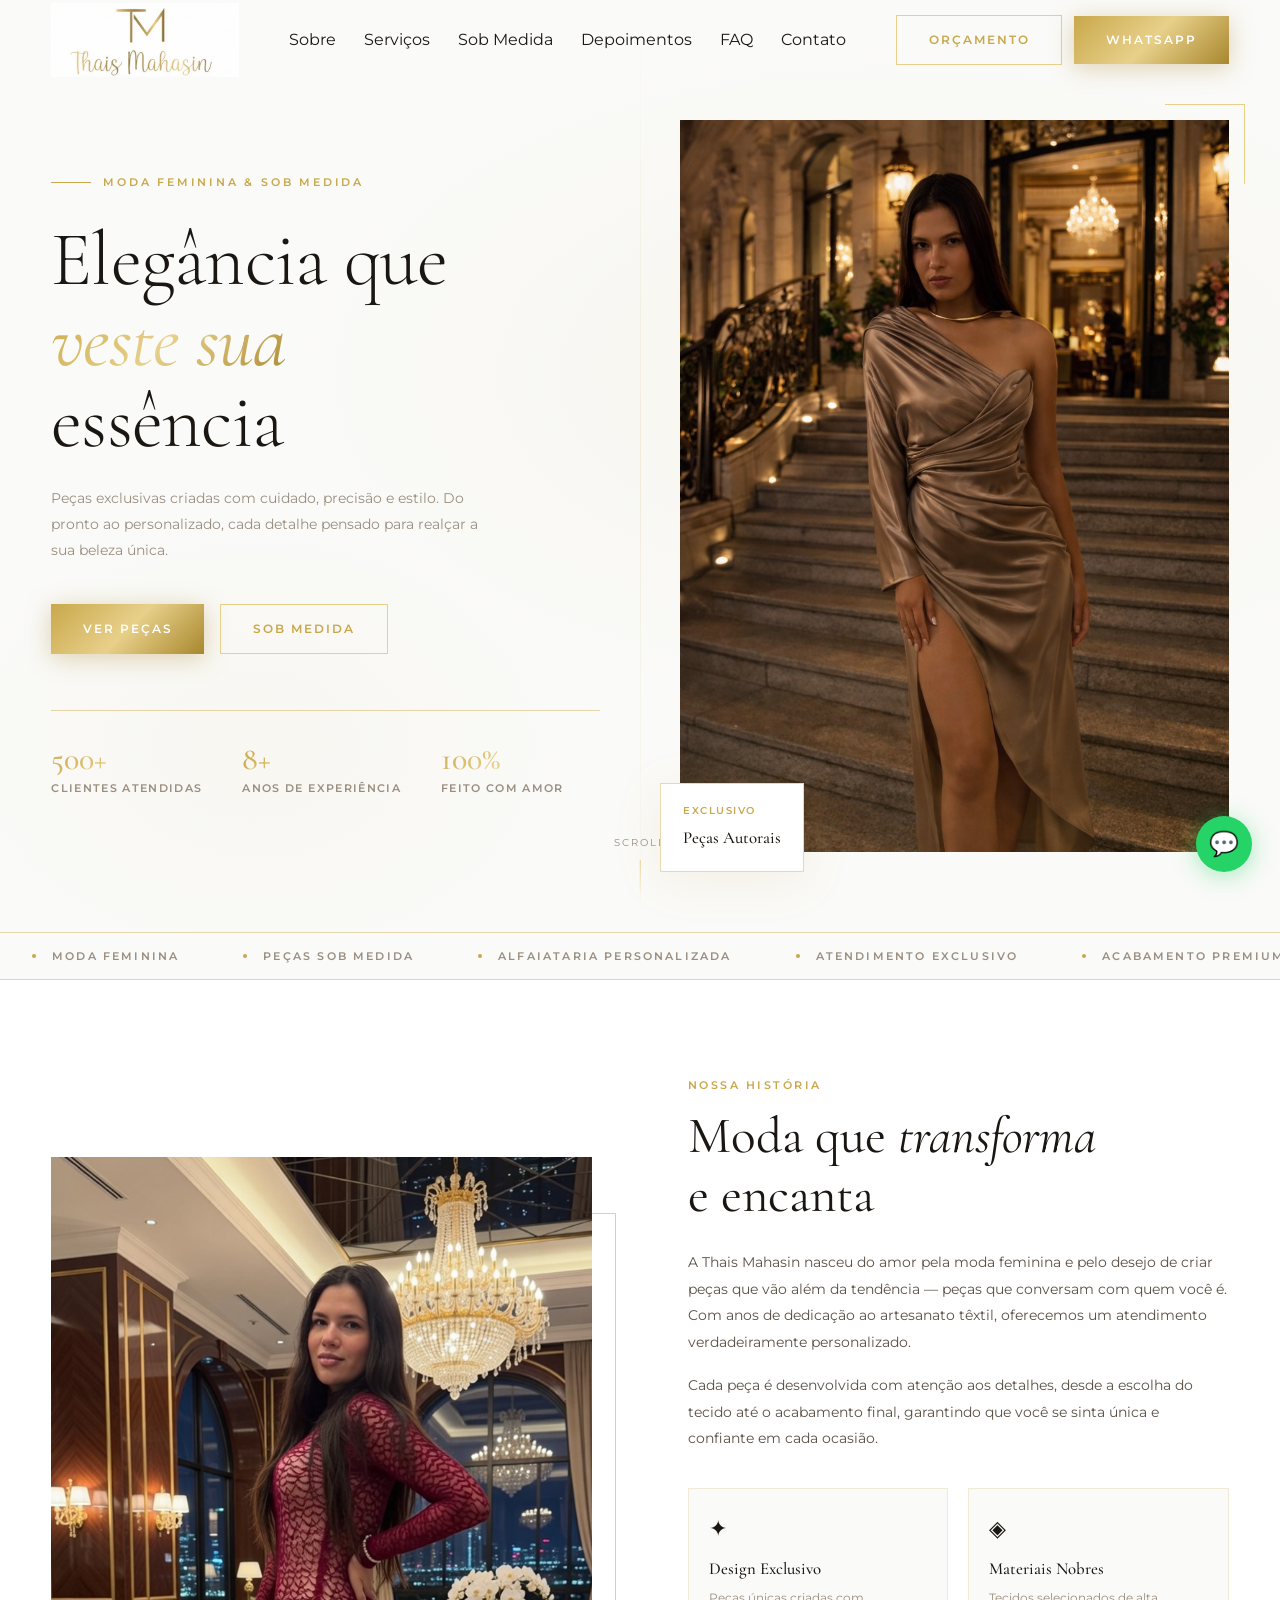
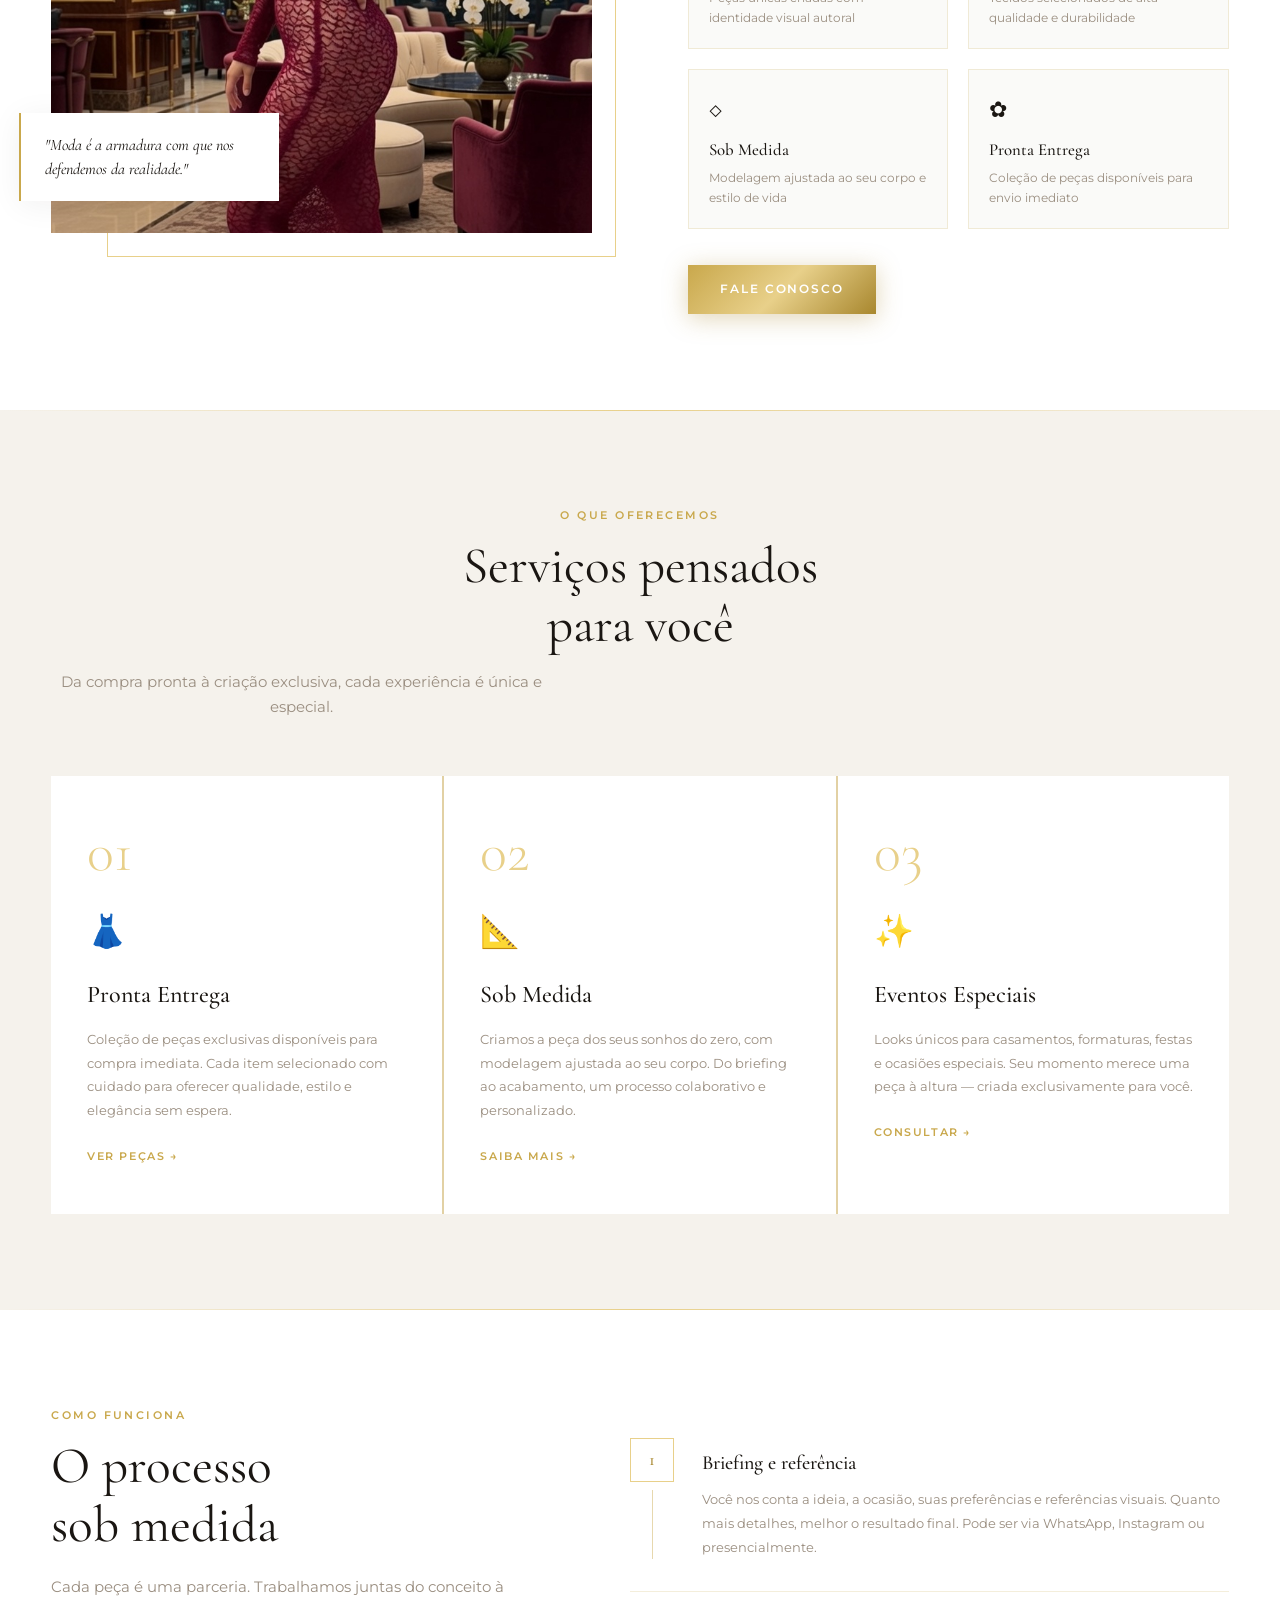
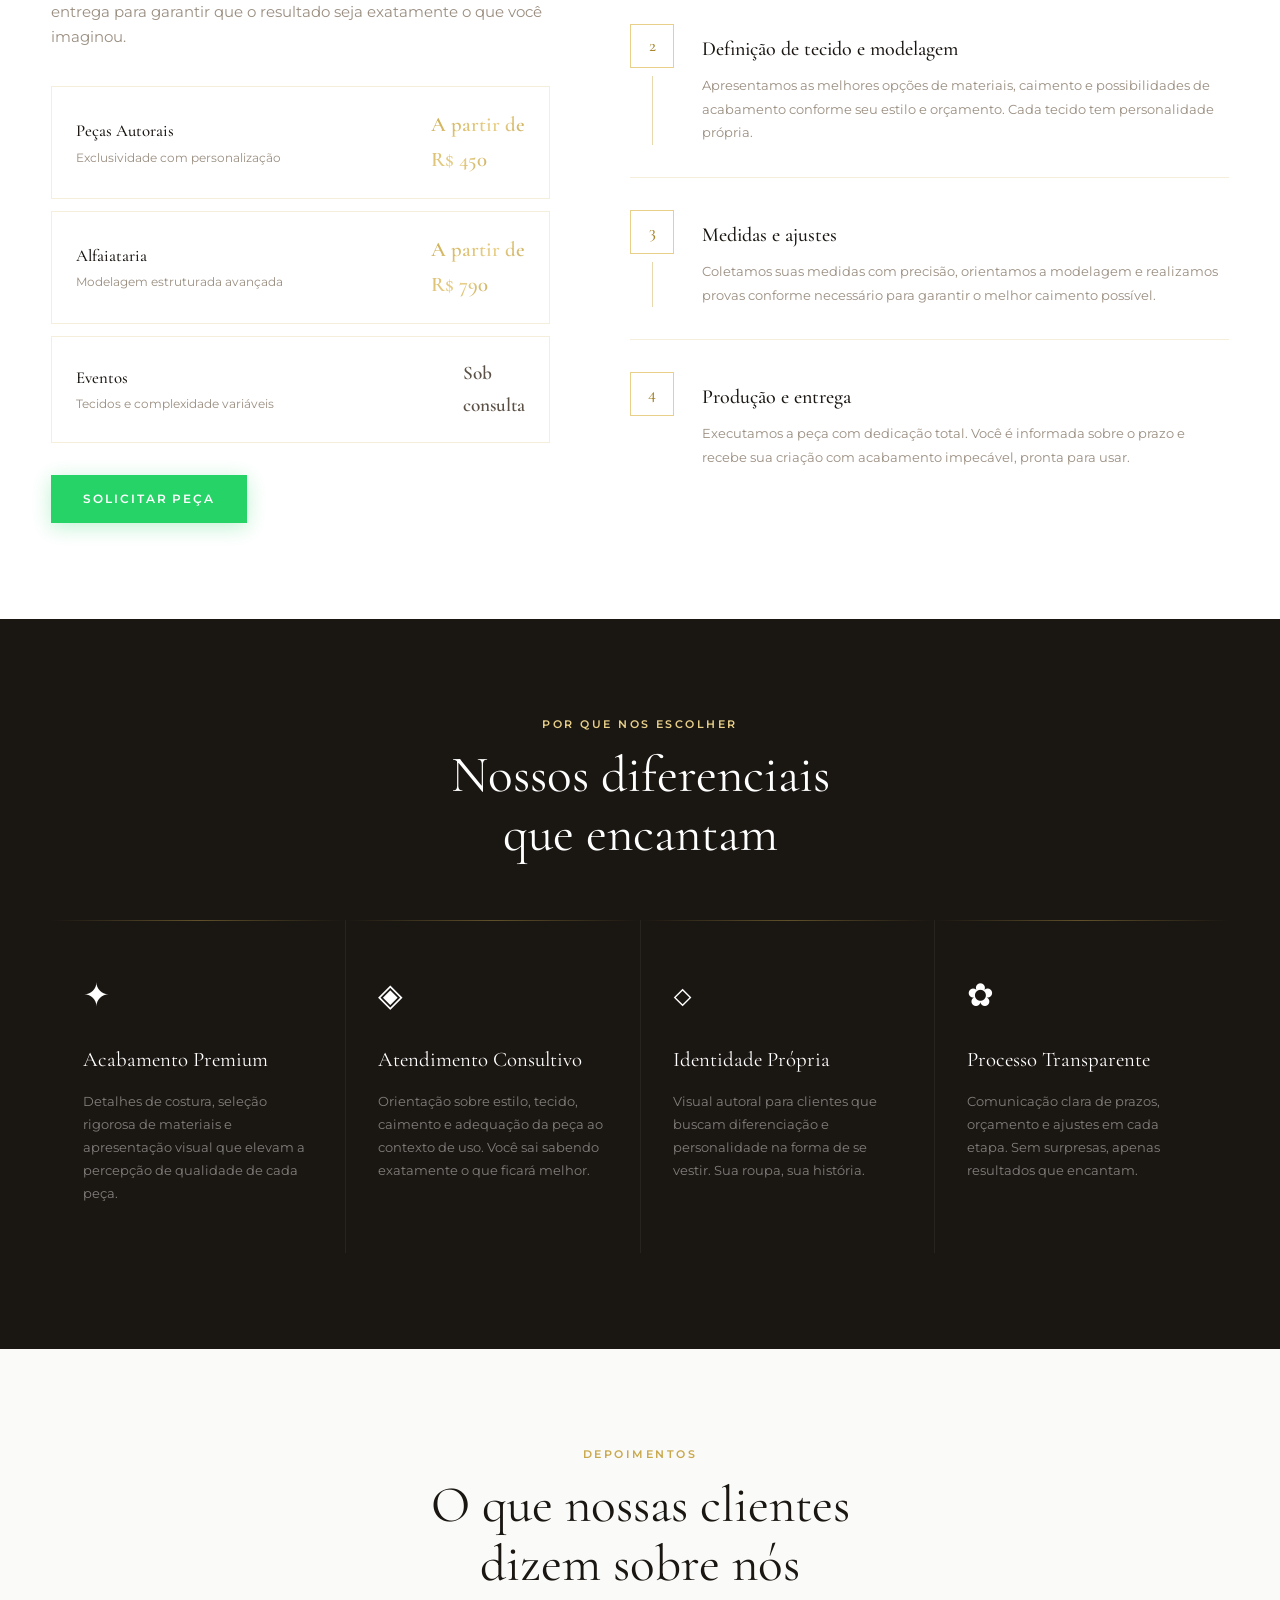
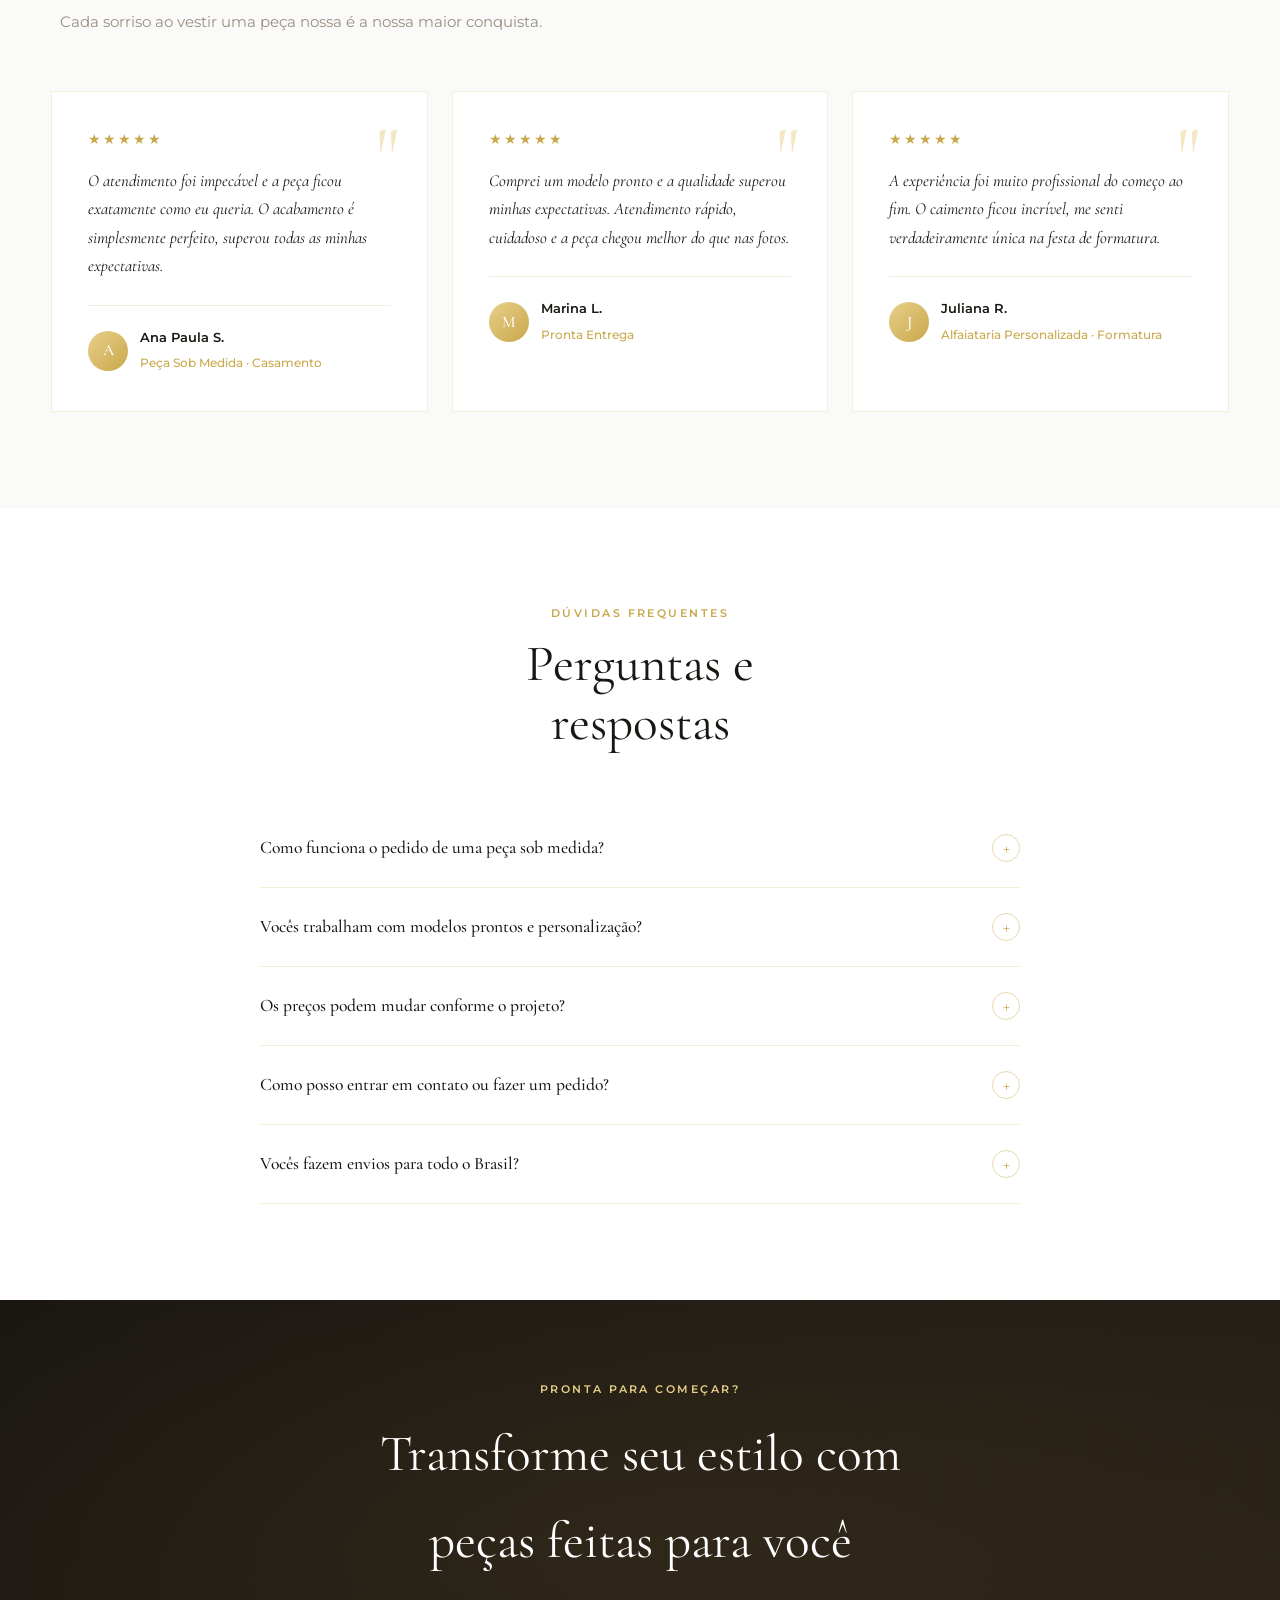
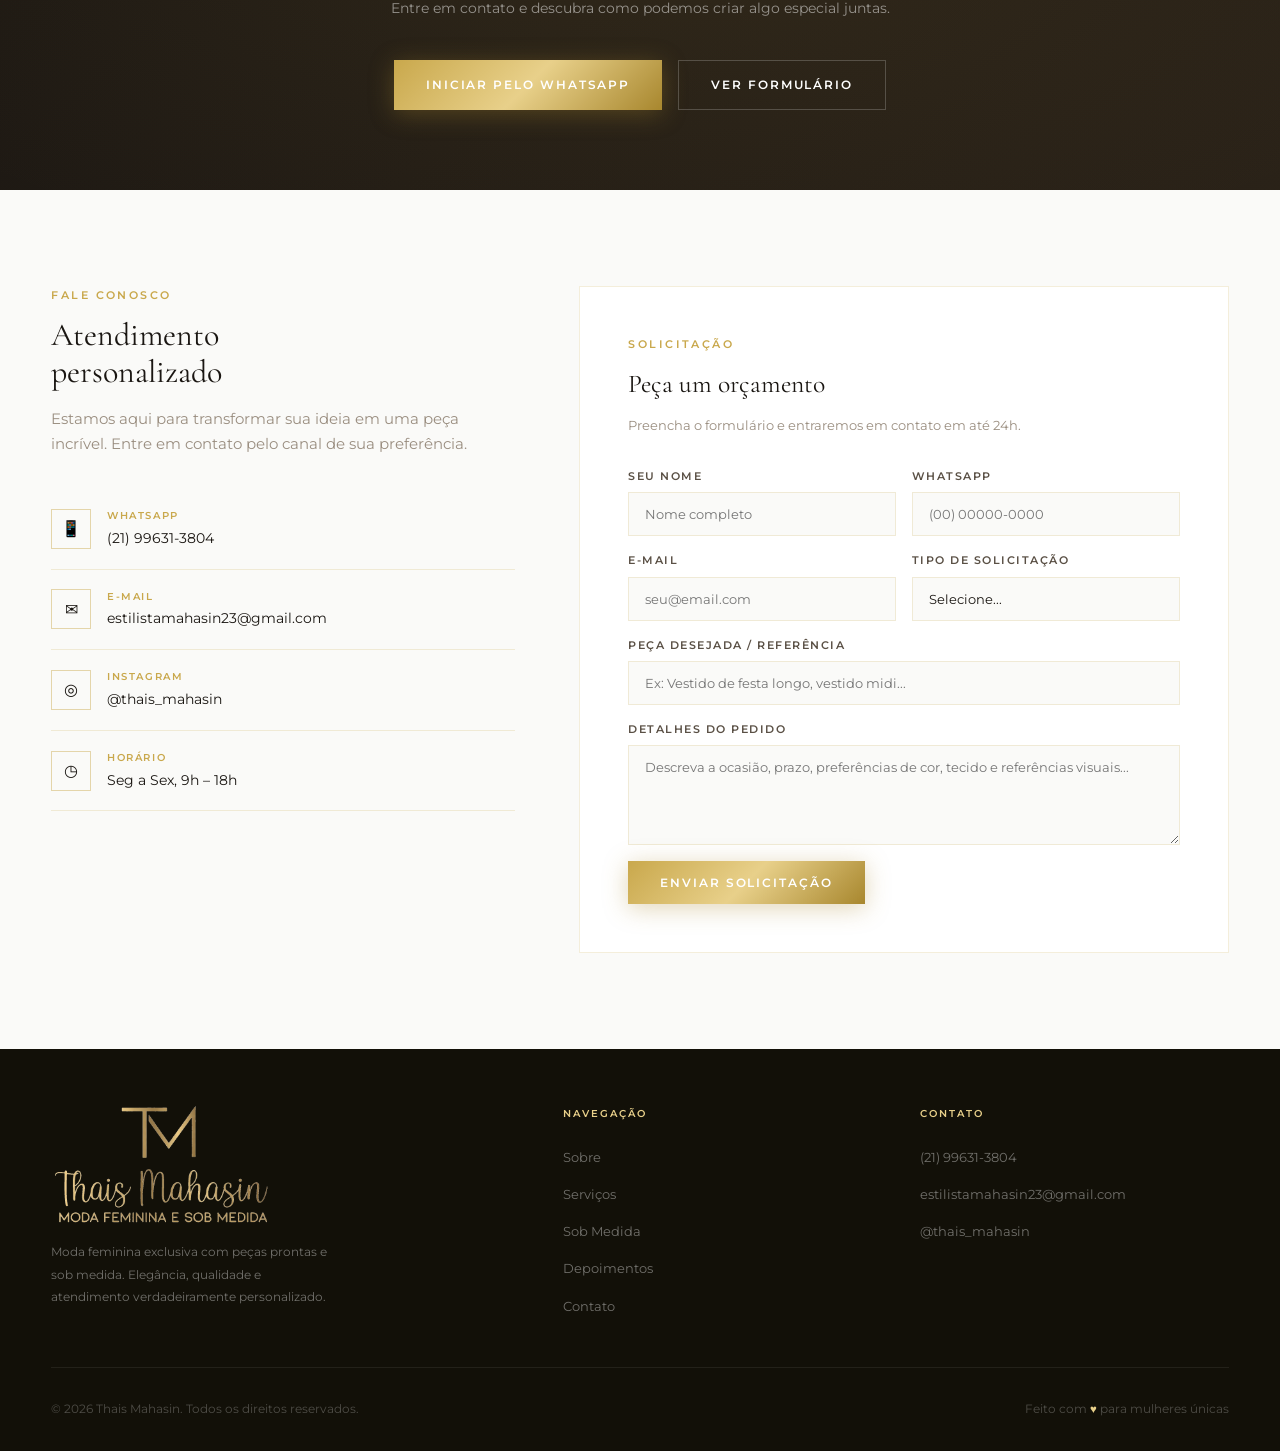
<file: index.html>
<!DOCTYPE html>
<html lang="pt-BR">
<head>
  <meta charset="UTF-8" />
  <meta name="viewport" content="width=device-width, initial-scale=1.0" />
  <title>Thais Mahasin | Moda Feminina e Sob Medida</title>
  <meta name="description" content="Moda feminina exclusiva com peças prontas e sob medida. Elegância, qualidade e atendimento personalizado por Thais Mahasin." />
  <link rel="preconnect" href="https://fonts.googleapis.com" />
  <link rel="preconnect" href="https://fonts.gstatic.com" crossorigin />
  <link href="https://fonts.googleapis.com/css2?family=Cormorant+Garamond:ital,wght@0,300;0,400;0,500;0,600;1,300;1,400;1,500&family=Montserrat:wght@300;400;500;600;700&display=swap" rel="stylesheet" />

  <style>
    /* ── TOKENS ── */
    :root {
      --white: #FFFFFF;
      --off-white: #FAFAF8;
      --cream: #F5F2EC;
      --gold: #C9A84C;
      --gold-light: #E8D08A;
      --gold-dark: #A8872E;
      --gold-pale: #F5EDD4;
      --text: #1A1612;
      --text-mid: #5A5045;
      --text-muted: #9A8E80;
      --line: rgba(201,168,76,0.2);
      --line-strong: rgba(201,168,76,0.45);
      --shadow-gold: 0 8px 48px rgba(201,168,76,0.12);
      --shadow-soft: 0 4px 32px rgba(26,22,18,0.06);
      --maxw: 1280px;
    }

    *, *::before, *::after { margin: 0; padding: 0; box-sizing: border-box; }
    html { scroll-behavior: smooth; }

    body {
      font-family: 'Montserrat', sans-serif;
      background: var(--white);
      color: var(--text);
      line-height: 1.7;
      overflow-x: hidden;
    }

    img { max-width: 100%; display: block; }
    a { text-decoration: none; color: inherit; }

    .container {
      width: min(92%, var(--maxw));
      margin: 0 auto;
    }

    /* ── GOLD GRADIENT ── */
    .gold-text {
      background: linear-gradient(135deg, #C9A84C 0%, #E8D08A 50%, #A8872E 100%);
      -webkit-background-clip: text;
      -webkit-text-fill-color: transparent;
      background-clip: text;
    }

    /* ── DIVIDER ── */
    .divider {
      display: flex;
      align-items: center;
      gap: 16px;
      margin: 0 auto;
    }
    .divider::before, .divider::after {
      content: '';
      flex: 1;
      height: 1px;
      background: linear-gradient(to right, transparent, var(--gold-light), transparent);
    }
    .divider-icon {
      color: var(--gold);
      font-size: 1rem;
      letter-spacing: 6px;
    }

    /* ── EYEBROW ── */
    .eyebrow {
      font-family: 'Montserrat', sans-serif;
      font-size: 0.7rem;
      font-weight: 600;
      letter-spacing: 0.22em;
      text-transform: uppercase;
      color: var(--gold);
      display: block;
      margin-bottom: 12px;
    }

    /* ── SECTION ── */
    .section { padding: 96px 0; }

    .section-title {
      font-family: 'Cormorant Garamond', serif;
      font-size: clamp(2.2rem, 4vw, 3.4rem);
      font-weight: 400;
      line-height: 1.15;
      margin-bottom: 16px;
    }

    .section-sub {
      color: var(--text-muted);
      font-size: 0.92rem;
      font-weight: 400;
      max-width: 500px;
    }

    .section-head {
      text-align: center;
      margin-bottom: 56px;
    }

    /* ── BUTTONS ── */
    .btn {
      display: inline-flex;
      align-items: center;
      gap: 10px;
      padding: 14px 32px;
      font-family: 'Montserrat', sans-serif;
      font-size: 0.75rem;
      font-weight: 600;
      letter-spacing: 0.16em;
      text-transform: uppercase;
      border: none;
      cursor: pointer;
      transition: all 0.3s ease;
      position: relative;
      overflow: hidden;
    }

    .btn-gold {
      background: linear-gradient(135deg, #C9A84C, #E8D08A, #A8872E);
      color: #fff;
      box-shadow: 0 4px 24px rgba(168,135,46,0.35);
    }

    .btn-gold::before {
      content: '';
      position: absolute;
      inset: 0;
      background: linear-gradient(135deg, #A8872E, #C9A84C, #E8D08A);
      opacity: 0;
      transition: opacity 0.3s;
    }

    .btn-gold:hover::before { opacity: 1; }
    .btn-gold:hover { transform: translateY(-2px); box-shadow: 0 8px 32px rgba(168,135,46,0.45); }
    .btn-gold span { position: relative; z-index: 1; }

    .btn-outline {
      background: transparent;
      color: var(--gold);
      border: 1px solid var(--gold-light);
    }

    .btn-outline:hover {
      background: var(--gold-pale);
      border-color: var(--gold);
      transform: translateY(-2px);
    }

    .btn-wa {
      background: #25D366;
      color: #fff;
      box-shadow: 0 4px 20px rgba(37,211,102,0.3);
    }

    .btn-wa:hover {
      background: #1ebe5a;
      transform: translateY(-2px);
      box-shadow: 0 8px 28px rgba(37,211,102,0.4);
    }

    /* ──────────────────────────────────────
       NAVBAR
    ────────────────────────────────────── */
    .topbar {
      position: fixed;
      top: 0; left: 0; right: 0;
      z-index: 999;
      transition: all 0.4s ease;
    }

    .topbar.scrolled {
      background: rgba(255,255,255,0.96);
      backdrop-filter: blur(20px);
      box-shadow: 0 2px 40px rgba(26,22,18,0.07);
      border-bottom: 1px solid var(--line);
    }

	.nav {
	  display: grid;
	  grid-template-columns: auto 1fr auto;
	  align-items: center;
	  height: 80px;
	  gap: 24px;
	}


    .nav-logo img,
    .header-logo {
      height: 75px;
      width: auto;
      max-width: 240px;
      object-fit: contain;
    }

	.nav-links {
	  display: flex;
	  justify-content: center;
	  align-items: center;
	  gap: 28px;
	  list-style: none;
	  min-width: 0;
	}

	.nav-links a {
	  white-space: nowrap;
	  line-height: 1;
	}

    .nav-links a::after {
      content: '';
      position: absolute;
      bottom: -4px; left: 0; right: 0;
      height: 1px;
      background: var(--gold);
      transform: scaleX(0);
      transition: transform 0.3s ease;
    }

    .nav-links a:hover { color: var(--gold-dark); }
    .nav-links a:hover::after { transform: scaleX(1); }

    .nav-cta {
      display: flex;
      align-items: center;
      gap: 12px;
    }

    .hamburger {
      display: none;
      flex-direction: column;
      gap: 5px;
      cursor: pointer;
      padding: 4px;
      background: none;
      border: none;
    }

    .hamburger span {
      width: 24px;
      height: 1.5px;
      background: var(--text);
      transition: all 0.3s;
      display: block;
    }

    /* ──────────────────────────────────────
       HERO
    ────────────────────────────────────── */
    .hero {
      min-height: 100svh;
      display: flex;
      flex-direction: column;
      position: relative;
      background: var(--off-white);
      overflow: hidden;
    }

    .hero-bg {
      position: absolute;
      inset: 0;
      background:
        radial-gradient(ellipse 80% 60% at 70% 40%, rgba(201,168,76,0.06) 0%, transparent 60%),
        radial-gradient(ellipse 50% 50% at 20% 80%, rgba(201,168,76,0.04) 0%, transparent 50%);
    }

    /* Decorative lines */
    .hero-bg::before {
      content: '';
      position: absolute;
      top: 0; left: 50%;
      width: 1px;
      height: 100%;
      background: linear-gradient(to bottom, transparent, rgba(201,168,76,0.15), transparent);
    }

    .hero-content {
      position: relative;
      z-index: 2;
      flex: 1;
      display: flex;
      align-items: center;
      padding: 120px 0 80px;
    }

    .hero-inner {
      display: grid;
      grid-template-columns: 1fr 1fr;
      gap: 80px;
      align-items: center;
    }

    .hero-copy { }

    .hero-kicker {
      display: flex;
      align-items: center;
      gap: 12px;
      margin-bottom: 28px;
    }

    .hero-kicker::before {
      content: '';
      width: 40px;
      height: 1px;
      background: var(--gold);
    }

    .hero-kicker span {
      font-size: 0.7rem;
      font-weight: 600;
      letter-spacing: 0.25em;
      text-transform: uppercase;
      color: var(--gold);
    }

    .hero h1 {
      font-family: 'Cormorant Garamond', serif;
      font-size: clamp(3.4rem, 6vw, 6rem);
      font-weight: 300;
      line-height: 1.05;
      margin-bottom: 24px;
      letter-spacing: -0.01em;
    }

    .hero h1 em {
      font-style: italic;
      font-weight: 400;
    }

    .hero-desc {
      font-size: 0.9rem;
      color: var(--text-muted);
      max-width: 440px;
      margin-bottom: 40px;
      line-height: 1.8;
    }

    .hero-actions {
      display: flex;
      gap: 16px;
      flex-wrap: wrap;
      margin-bottom: 56px;
    }

    .hero-stats {
      display: flex;
      gap: 40px;
      padding-top: 32px;
      border-top: 1px solid var(--line-strong);
    }

    .stat-num {
      font-family: 'Cormorant Garamond', serif;
      font-size: 2rem;
      font-weight: 500;
      line-height: 1;
      margin-bottom: 4px;
    }

    .stat-label {
      font-size: 0.7rem;
      font-weight: 600;
      letter-spacing: 0.12em;
      text-transform: uppercase;
      color: var(--text-muted);
    }

    .hero-visual {
      position: relative;
    }

    .hero-visual-frame {
      position: relative;
      aspect-ratio: 3/4;
      background: var(--cream);
      overflow: hidden;
    }

    .hero-visual-frame::before {
      content: '';
      position: absolute;
      inset: 0;
      background: linear-gradient(to bottom, transparent 50%, rgba(201,168,76,0.08));
    }

    /* Fashion silhouette placeholder */
    .hero-placeholder {
      width: 100%;
      height: 100%;
      display: flex;
      align-items: center;
      justify-content: center;
      background: linear-gradient(160deg, #F5F2EC, #EDE8DF);
    }

    .hero-placeholder-inner {
      text-align: center;
      opacity: 0.5;
    }

    .hero-placeholder-icon {
      font-size: 4rem;
      display: block;
      margin-bottom: 8px;
      opacity: 0.3;
    }

    .hero-placeholder-text {
      font-size: 0.65rem;
      letter-spacing: 0.2em;
      text-transform: uppercase;
      color: var(--gold-dark);
    }

    .hero-badge {
      position: absolute;
      bottom: -20px;
      left: -20px;
      background: var(--white);
      border: 1px solid var(--line-strong);
      padding: 18px 22px;
      box-shadow: var(--shadow-gold);
    }

    .hero-badge p {
      font-size: 0.65rem;
      letter-spacing: 0.15em;
      text-transform: uppercase;
      color: var(--gold);
      font-weight: 600;
      margin-bottom: 4px;
    }

    .hero-badge strong {
      font-family: 'Cormorant Garamond', serif;
      font-size: 1.05rem;
      font-weight: 500;
    }

    .hero-corner-deco {
      position: absolute;
      top: -16px;
      right: -16px;
      width: 80px;
      height: 80px;
      border-top: 1px solid var(--gold-light);
      border-right: 1px solid var(--gold-light);
    }

    .hero-scroll {
      position: absolute;
      bottom: 32px;
      left: 50%;
      transform: translateX(-50%);
      display: flex;
      flex-direction: column;
      align-items: center;
      gap: 8px;
      color: var(--text-muted);
      font-size: 0.65rem;
      letter-spacing: 0.2em;
      text-transform: uppercase;
    }

    .hero-scroll-line {
      width: 1px;
      height: 40px;
      background: linear-gradient(to bottom, var(--gold-light), transparent);
      animation: scrollPulse 2s ease-in-out infinite;
    }

    @keyframes scrollPulse {
      0%, 100% { opacity: 1; transform: scaleY(1); }
      50% { opacity: 0.4; transform: scaleY(0.6); }
    }

    /* ──────────────────────────────────────
       MARQUEE STRIP
    ────────────────────────────────────── */
    .marquee-strip {
      border-top: 1px solid var(--line-strong);
      border-bottom: 1px solid var(--line-strong);
      background: var(--off-white);
      padding: 14px 0;
      overflow: hidden;
    }

    .marquee-track {
      display: flex;
      gap: 0;
      animation: marquee 20s linear infinite;
      white-space: nowrap;
    }

    .marquee-track:hover { animation-play-state: paused; }

    @keyframes marquee {
      from { transform: translateX(0); }
      to { transform: translateX(-50%); }
    }

    .marquee-item {
      display: inline-flex;
      align-items: center;
      gap: 16px;
      padding: 0 32px;
      font-size: 0.68rem;
      font-weight: 600;
      letter-spacing: 0.2em;
      text-transform: uppercase;
      color: var(--text-muted);
    }

    .marquee-dot {
      width: 4px;
      height: 4px;
      background: var(--gold);
      border-radius: 50%;
      flex-shrink: 0;
    }

    /* ──────────────────────────────────────
       ABOUT / BRAND
    ────────────────────────────────────── */
    .about {
      background: var(--white);
    }

    .about-inner {
      display: grid;
      grid-template-columns: 1fr 1fr;
      gap: 96px;
      align-items: center;
    }

    .about-image-wrap {
      position: relative;
    }

    .about-image {
      width: 100%;
      aspect-ratio: 4/5;
      background: linear-gradient(160deg, var(--cream), #E8E0D2);
      position: relative;
      overflow: hidden;
    }

    .about-image-deco {
      position: absolute;
      bottom: -24px;
      right: -24px;
      width: calc(100% - 32px);
      height: calc(100% - 32px);
      border: 1px solid var(--gold-light);
      z-index: -1;
    }

    .about-quote {
      position: absolute;
      bottom: 32px;
      left: -32px;
      background: var(--white);
      padding: 20px 24px;
      border-left: 2px solid var(--gold);
      box-shadow: var(--shadow-soft);
      max-width: 260px;
    }

    .about-quote p {
      font-family: 'Cormorant Garamond', serif;
      font-size: 1rem;
      font-style: italic;
      line-height: 1.5;
      color: var(--text);
    }

    .about-content {}

    .about-content .section-title { margin-bottom: 24px; }

    .about-text {
      font-size: 0.88rem;
      color: var(--text-mid);
      line-height: 1.9;
      margin-bottom: 16px;
    }

    .about-feats {
      display: grid;
      grid-template-columns: 1fr 1fr;
      gap: 20px;
      margin: 36px 0;
    }

    .about-feat {
      padding: 20px;
      border: 1px solid var(--line);
      background: var(--off-white);
      transition: all 0.3s;
    }

    .about-feat:hover {
      border-color: var(--gold-light);
      background: var(--gold-pale);
      transform: translateY(-2px);
      box-shadow: var(--shadow-gold);
    }

    .about-feat-icon {
      font-size: 1.4rem;
      margin-bottom: 8px;
    }

    .about-feat h4 {
      font-family: 'Cormorant Garamond', serif;
      font-size: 1.05rem;
      font-weight: 500;
      margin-bottom: 4px;
    }

    .about-feat p {
      font-size: 0.78rem;
      color: var(--text-muted);
      line-height: 1.6;
    }

    /* ──────────────────────────────────────
       SERVICES / PRODUCTS GRID
    ────────────────────────────────────── */
    .services {
      background: var(--cream);
      position: relative;
      overflow: hidden;
    }

    .services::before {
      content: '';
      position: absolute;
      top: 0; left: 0; right: 0;
      height: 1px;
      background: linear-gradient(to right, transparent, var(--gold-light), transparent);
    }

    .services::after {
      content: '';
      position: absolute;
      bottom: 0; left: 0; right: 0;
      height: 1px;
      background: linear-gradient(to right, transparent, var(--gold-light), transparent);
    }

    .services-grid {
      display: grid;
      grid-template-columns: repeat(3, 1fr);
      gap: 2px;
      background: var(--line-strong);
    }

    .service-card {
      background: var(--white);
      padding: 48px 36px;
      position: relative;
      overflow: hidden;
      transition: all 0.4s ease;
    }

    .service-card::before {
      content: '';
      position: absolute;
      bottom: 0; left: 0;
      width: 100%; height: 2px;
      background: linear-gradient(to right, var(--gold-dark), var(--gold-light));
      transform: scaleX(0);
      transform-origin: left;
      transition: transform 0.4s ease;
    }

    .service-card:hover::before { transform: scaleX(1); }

    .service-card:hover {
      transform: translateY(-4px);
      box-shadow: var(--shadow-gold);
      z-index: 1;
    }

    .service-num {
      font-family: 'Cormorant Garamond', serif;
      font-size: 3.5rem;
      font-weight: 300;
      line-height: 1;
      color: var(--gold-light);
      margin-bottom: 24px;
    }

    .service-icon {
      font-size: 2rem;
      margin-bottom: 16px;
    }

    .service-card h3 {
      font-family: 'Cormorant Garamond', serif;
      font-size: 1.5rem;
      font-weight: 500;
      margin-bottom: 12px;
    }

    .service-card p {
      font-size: 0.83rem;
      color: var(--text-muted);
      line-height: 1.8;
      margin-bottom: 24px;
    }

    .service-link {
      font-size: 0.7rem;
      font-weight: 600;
      letter-spacing: 0.14em;
      text-transform: uppercase;
      color: var(--gold);
      display: flex;
      align-items: center;
      gap: 8px;
      transition: gap 0.2s;
    }

    .service-link:hover { gap: 14px; }

    /* ──────────────────────────────────────
       SOB MEDIDA PROCESS
    ────────────────────────────────────── */
    .process { background: var(--white); }

    .process-inner {
      display: grid;
      grid-template-columns: 1fr 1.2fr;
      gap: 80px;
      align-items: start;
    }

    .process-sticky {
      position: sticky;
      top: 100px;
    }

    .process-sticky .section-title { margin-bottom: 20px; }
    .process-sticky .section-sub { margin-bottom: 32px; }

    .pricing-cards {
      display: flex;
      flex-direction: column;
      gap: 12px;
      margin-top: 36px;
    }

    .price-card {
      padding: 20px 24px;
      border: 1px solid var(--line);
      display: flex;
      justify-content: space-between;
      align-items: center;
      transition: all 0.3s;
    }

    .price-card:hover {
      border-color: var(--gold-light);
      background: var(--gold-pale);
    }

    .price-card h4 {
      font-family: 'Cormorant Garamond', serif;
      font-size: 1.05rem;
      font-weight: 500;
      margin-bottom: 2px;
    }

    .price-card p {
      font-size: 0.75rem;
      color: var(--text-muted);
    }

    .price-val {
      font-family: 'Cormorant Garamond', serif;
      font-size: 1.2rem;
      font-weight: 600;
      white-space: nowrap;
    }

    .price-val.gold-text { font-size: 1.3rem; }

    .steps-list {
      display: flex;
      flex-direction: column;
      gap: 0;
    }

    .step-item {
      display: flex;
      gap: 28px;
      padding: 32px 0;
      border-bottom: 1px solid var(--line);
      position: relative;
    }

    .step-item:last-child { border-bottom: none; }

    .step-num-wrap {
      flex-shrink: 0;
      display: flex;
      flex-direction: column;
      align-items: center;
    }

    .step-num {
      width: 44px;
      height: 44px;
      border: 1px solid var(--gold-light);
      display: flex;
      align-items: center;
      justify-content: center;
      font-family: 'Cormorant Garamond', serif;
      font-size: 1.1rem;
      font-weight: 500;
      color: var(--gold-dark);
      flex-shrink: 0;
      transition: all 0.3s;
    }

    .step-item:hover .step-num {
      background: var(--gold);
      border-color: var(--gold);
      color: #fff;
    }

    .step-line {
      flex: 1;
      width: 1px;
      background: var(--line-strong);
      margin-top: 8px;
      min-height: 32px;
    }

    .step-content h4 {
      font-family: 'Cormorant Garamond', serif;
      font-size: 1.25rem;
      font-weight: 500;
      margin-bottom: 8px;
      padding-top: 8px;
    }

    .step-content p {
      font-size: 0.82rem;
      color: var(--text-muted);
      line-height: 1.8;
    }

    /* ──────────────────────────────────────
       BENEFITS
    ────────────────────────────────────── */
    .benefits { background: var(--text); color: var(--white); }

    .benefits .section-title { color: var(--white); }
    .benefits .eyebrow { color: var(--gold-light); }

    .benefits-grid {
      display: grid;
      grid-template-columns: repeat(4, 1fr);
      gap: 1px;
      background: rgba(255,255,255,0.06);
      margin-top: 56px;
    }

    .benefit-card {
      padding: 48px 32px;
      background: var(--text);
      position: relative;
      overflow: hidden;
      transition: background 0.3s;
    }

    .benefit-card::after {
      content: '';
      position: absolute;
      top: 0; left: 0;
      width: 100%;
      height: 1px;
      background: linear-gradient(to right, transparent, rgba(201,168,76,0.4), transparent);
    }

    .benefit-card:hover { background: #221E1A; }

    .benefit-icon {
      font-size: 2rem;
      margin-bottom: 20px;
    }

    .benefit-card h3 {
      font-family: 'Cormorant Garamond', serif;
      font-size: 1.3rem;
      font-weight: 400;
      color: var(--white);
      margin-bottom: 12px;
    }

    .benefit-card p {
      font-size: 0.8rem;
      color: rgba(255,255,255,0.45);
      line-height: 1.8;
    }

    /* ──────────────────────────────────────
       TESTIMONIALS
    ────────────────────────────────────── */
    .testimonials { background: var(--off-white); }

    .testimonials-grid {
      display: grid;
      grid-template-columns: repeat(3, 1fr);
      gap: 24px;
    }

    .testimonial-card {
      background: var(--white);
      padding: 36px;
      border: 1px solid var(--line);
      position: relative;
      transition: all 0.3s;
    }

    .testimonial-card::before {
      content: '"';
      position: absolute;
      top: 24px; right: 28px;
      font-family: 'Cormorant Garamond', serif;
      font-size: 5rem;
      line-height: 1;
      color: var(--gold-light);
      opacity: 0.5;
    }

    .testimonial-card:hover {
      border-color: var(--gold-light);
      box-shadow: var(--shadow-gold);
      transform: translateY(-4px);
    }

    .stars {
      color: var(--gold);
      font-size: 0.85rem;
      letter-spacing: 2px;
      margin-bottom: 16px;
    }

    .testimonial-card blockquote {
      font-family: 'Cormorant Garamond', serif;
      font-size: 1.05rem;
      font-style: italic;
      line-height: 1.7;
      color: var(--text);
      margin-bottom: 24px;
      font-weight: 400;
    }

    .testimonial-author {
      display: flex;
      align-items: center;
      gap: 12px;
      padding-top: 20px;
      border-top: 1px solid var(--line);
    }

    .author-avatar {
      width: 40px;
      height: 40px;
      border-radius: 50%;
      background: linear-gradient(135deg, var(--gold-light), var(--gold));
      display: flex;
      align-items: center;
      justify-content: center;
      font-family: 'Cormorant Garamond', serif;
      font-size: 1rem;
      color: #fff;
      font-weight: 500;
      flex-shrink: 0;
    }

    .author-info strong {
      display: block;
      font-size: 0.82rem;
      font-weight: 600;
      color: var(--text);
    }

    .author-info span {
      font-size: 0.72rem;
      color: var(--gold);
      font-weight: 500;
    }

    /* ──────────────────────────────────────
       FAQ
    ────────────────────────────────────── */
    .faq { background: var(--white); }

    .faq-list {
      max-width: 760px;
      margin: 0 auto;
    }

    .faq-item {
      border-bottom: 1px solid var(--line);
    }

    .faq-item summary {
      list-style: none;
      display: flex;
      justify-content: space-between;
      align-items: center;
      padding: 24px 0;
      cursor: pointer;
      font-family: 'Cormorant Garamond', serif;
      font-size: 1.1rem;
      font-weight: 500;
      transition: color 0.2s;
      gap: 16px;
    }

    .faq-item summary:hover { color: var(--gold-dark); }

    .faq-item summary::-webkit-details-marker { display: none; }

    .faq-icon {
      width: 28px;
      height: 28px;
      border: 1px solid var(--line-strong);
      border-radius: 50%;
      display: flex;
      align-items: center;
      justify-content: center;
      font-size: 1.1rem;
      color: var(--gold);
      flex-shrink: 0;
      transition: all 0.3s;
      font-style: normal;
    }

    .faq-item[open] .faq-icon {
      background: var(--gold);
      border-color: var(--gold);
      color: #fff;
      transform: rotate(45deg);
    }

    .faq-item p {
      padding: 0 0 24px;
      font-size: 0.85rem;
      color: var(--text-muted);
      line-height: 1.8;
      max-width: 640px;
    }

    /* ──────────────────────────────────────
       CTA BAND
    ────────────────────────────────────── */
    .cta-band {
      background: linear-gradient(135deg, #1A1612, #2A2218);
      padding: 80px 0;
      text-align: center;
      position: relative;
      overflow: hidden;
    }

    .cta-band::before {
      content: '';
      position: absolute;
      inset: 0;
      background: radial-gradient(ellipse 70% 70% at 50% 50%, rgba(201,168,76,0.08), transparent);
    }

    .cta-band .eyebrow { color: var(--gold-light); }

    .cta-band h2 {
      font-family: 'Cormorant Garamond', serif;
      font-size: clamp(2rem, 4vw, 3.2rem);
      font-weight: 400;
      color: var(--white);
      margin-bottom: 12px;
      position: relative;
    }

    .cta-band p {
      font-size: 0.85rem;
      color: rgba(255,255,255,0.5);
      margin-bottom: 40px;
      position: relative;
    }

    .cta-actions {
      display: flex;
      gap: 16px;
      justify-content: center;
      flex-wrap: wrap;
      position: relative;
    }

    /* ──────────────────────────────────────
       CONTACT
    ────────────────────────────────────── */
    .contact { background: var(--off-white); }

    .contact-grid {
      display: grid;
      grid-template-columns: 1fr 1.4fr;
      gap: 64px;
    }

    .contact-info {}

    .contact-info .section-title { margin-bottom: 16px; font-size: 2rem; }

    .contact-channels {
      margin-top: 32px;
      display: flex;
      flex-direction: column;
      gap: 0;
    }

    .channel {
      display: flex;
      align-items: center;
      gap: 16px;
      padding: 18px 0;
      border-bottom: 1px solid var(--line);
      transition: all 0.2s;
    }

    .channel:hover { padding-left: 8px; }

    .channel-icon {
      width: 40px;
      height: 40px;
      border: 1px solid var(--line-strong);
      display: flex;
      align-items: center;
      justify-content: center;
      font-size: 1rem;
      flex-shrink: 0;
      transition: all 0.3s;
    }

    .channel:hover .channel-icon {
      background: var(--gold-pale);
      border-color: var(--gold);
    }

    .channel-label {
      font-size: 0.65rem;
      font-weight: 600;
      letter-spacing: 0.15em;
      text-transform: uppercase;
      color: var(--gold);
      margin-bottom: 2px;
    }

    .channel-val {
      font-size: 0.88rem;
      color: var(--text);
    }

    .contact-form-wrap {
      background: var(--white);
      padding: 48px;
      border: 1px solid var(--line);
    }

    .contact-form-wrap .eyebrow { margin-bottom: 8px; }

    .contact-form-wrap h3 {
      font-family: 'Cormorant Garamond', serif;
      font-size: 1.6rem;
      font-weight: 400;
      margin-bottom: 8px;
    }

    .contact-form-wrap > p {
      font-size: 0.82rem;
      color: var(--text-muted);
      margin-bottom: 32px;
    }

    .form-row {
      display: grid;
      grid-template-columns: 1fr 1fr;
      gap: 16px;
    }

    .form-group {
      display: flex;
      flex-direction: column;
      gap: 6px;
      margin-bottom: 16px;
    }

    .form-group label {
      font-size: 0.67rem;
      font-weight: 600;
      letter-spacing: 0.14em;
      text-transform: uppercase;
      color: var(--text-mid);
    }

    .form-group input,
    .form-group select,
    .form-group textarea {
      background: var(--off-white);
      border: 1px solid var(--line);
      padding: 13px 16px;
      font-family: 'Montserrat', sans-serif;
      font-size: 0.82rem;
      color: var(--text);
      outline: none;
      transition: border-color 0.2s;
      -webkit-appearance: none;
    }

    .form-group input:focus,
    .form-group select:focus,
    .form-group textarea:focus {
      border-color: var(--gold);
      background: var(--white);
    }

    .form-group textarea { resize: vertical; min-height: 100px; }

    .form-note {
      font-size: 0.72rem;
      color: var(--text-muted);
      margin-top: 12px;
    }

    /* ──────────────────────────────────────
       FOOTER
    ────────────────────────────────────── */
    .footer {
      background: #121008;
      color: rgba(255,255,255,0.6);
      padding: 56px 0 32px;
    }

    .footer-grid {
      display: grid;
      grid-template-columns: 1.5fr 1fr 1fr;
      gap: 48px;
      padding-bottom: 48px;
      border-bottom: 1px solid rgba(255,255,255,0.07);
      margin-bottom: 32px;
    }

    .footer-brand img,
    .footer-logo {
      width: 220px;
      max-width: 100%;
      height: auto;
      margin-bottom: 16px;
      filter: none;
      opacity: 1;
      display: block;
      object-fit: contain;
    }

    .footer-brand p {
      font-size: 0.78rem;
      line-height: 1.8;
      max-width: 280px;
      color: rgba(255,255,255,0.4);
    }

    .footer-col h4 {
      font-size: 0.65rem;
      font-weight: 600;
      letter-spacing: 0.2em;
      text-transform: uppercase;
      color: var(--gold-light);
      margin-bottom: 20px;
    }

    .footer-col ul {
      list-style: none;
      display: flex;
      flex-direction: column;
      gap: 10px;
    }

    .footer-col ul li a {
      font-size: 0.8rem;
      color: rgba(255,255,255,0.4);
      transition: color 0.2s;
    }

    .footer-col ul li a:hover { color: var(--gold-light); }

    .footer-bottom {
      display: flex;
      justify-content: space-between;
      align-items: center;
      gap: 16px;
      flex-wrap: wrap;
    }

    .footer-bottom p {
      font-size: 0.72rem;
      color: rgba(255,255,255,0.25);
    }

    .footer-bottom a {
      color: rgba(255,255,255,0.25);
      transition: color 0.2s;
    }

    .footer-bottom a:hover { color: var(--gold-light); }

    /* ──────────────────────────────────────
       FLOATING WA
    ────────────────────────────────────── */
    .floating-wa {
      position: fixed;
      bottom: 28px;
      right: 28px;
      z-index: 9999;
    }

    .floating-wa a {
      width: 56px;
      height: 56px;
      background: #25D366;
      border-radius: 50%;
      display: flex;
      align-items: center;
      justify-content: center;
      box-shadow: 0 4px 24px rgba(37,211,102,0.4);
      font-size: 1.5rem;
      transition: all 0.3s;
    }

    .floating-wa a:hover {
      transform: scale(1.1);
      box-shadow: 0 8px 32px rgba(37,211,102,0.5);
    }

    /* ──────────────────────────────────────
       ENTRANCE ANIMATIONS
    ────────────────────────────────────── */
    .reveal {
      opacity: 0;
      transform: translateY(24px);
      transition: opacity 0.7s ease, transform 0.7s ease;
    }

    .reveal.visible {
      opacity: 1;
      transform: translateY(0);
    }

    .reveal-delay-1 { transition-delay: 0.1s; }
    .reveal-delay-2 { transition-delay: 0.2s; }
    .reveal-delay-3 { transition-delay: 0.3s; }
    .reveal-delay-4 { transition-delay: 0.4s; }

    /* ──────────────────────────────────────
       MOBILE
    ────────────────────────────────────── */
    @media (max-width: 1024px) {
      .hero-inner { grid-template-columns: 1fr; gap: 48px; }
      .hero-visual { display: none; }
      .about-inner { grid-template-columns: 1fr; gap: 48px; }
      .about-image-wrap { display: none; }
      .process-inner { grid-template-columns: 1fr; }
      .process-sticky { position: static; }
      .benefits-grid { grid-template-columns: repeat(2, 1fr); }
      .contact-grid { grid-template-columns: 1fr; }
      .footer-grid { grid-template-columns: 1fr 1fr; }
    }

    @media (max-width: 768px) {
      .section { padding: 64px 0; }
      .nav-links, .nav-cta { display: none; }
      .hamburger { display: flex; }
      .services-grid { grid-template-columns: 1fr; }
      .testimonials-grid { grid-template-columns: 1fr; }
      .benefits-grid { grid-template-columns: 1fr; }
      .form-row { grid-template-columns: 1fr; }
      .footer-grid { grid-template-columns: 1fr; }
      .hero h1 { font-size: 3rem; }
      .hero-stats { gap: 24px; flex-wrap: wrap; }
      .contact-form-wrap { padding: 28px; }
    }

    /* Mobile menu */
    .mobile-menu {
      display: none;
      position: fixed;
      inset: 0;
      background: rgba(255,255,255,0.98);
      backdrop-filter: blur(20px);
      z-index: 998;
      flex-direction: column;
      align-items: center;
      justify-content: center;
      gap: 32px;
    }

    .mobile-menu.open { display: flex; }

    .mobile-menu a {
      font-size: 1.5rem;
      font-family: 'Cormorant Garamond', serif;
      font-weight: 400;
      color: var(--text);
      letter-spacing: 0.05em;
    }

    .mobile-menu-close {
      position: absolute;
      top: 24px; right: 24px;
      background: none;
      border: none;
      font-size: 1.6rem;
      cursor: pointer;
      color: var(--text-mid);
    }
  </style>
</head>
<body>

<!-- MOBILE MENU -->
<nav class="mobile-menu" id="mobileMenu" aria-label="Menu mobile">
  <button class="mobile-menu-close" onclick="closeMobileMenu()">✕</button>
  <a href="#sobre" onclick="closeMobileMenu()">Sobre</a>
  <a href="#servicos" onclick="closeMobileMenu()">Serviços</a>
  <a href="#sob-medida" onclick="closeMobileMenu()">Sob Medida</a>
  <a href="#depoimentos" onclick="closeMobileMenu()">Depoimentos</a>
  <a href="#faq" onclick="closeMobileMenu()">FAQ</a>
  <a href="#contato" onclick="closeMobileMenu()">Contato</a>
  <a class="btn btn-wa" href="#" data-wa-link target="_blank" rel="noopener">
    <span>Fale Conosco</span>
  </a>
</nav>

<!-- NAVBAR -->
<header class="topbar" id="topbar">
  <div class="container">
    <nav class="nav">
      <a href="#" class="nav-logo">
        <img src="assets/img/logo/logo.png" alt="Thais Mahasin" class="header-logo" />
      </a>

      <ul class="nav-links">
        <li><a href="#sobre">Sobre</a></li>
        <li><a href="#servicos">Serviços</a></li>
        <li><a href="#sob-medida">Sob Medida</a></li>
        <li><a href="#depoimentos">Depoimentos</a></li>
        <li><a href="#faq">FAQ</a></li>
        <li><a href="#contato">Contato</a></li>
      </ul>

      <div class="nav-cta">
        <a class="btn btn-outline" href="#contato">
          <span>Orçamento</span>
        </a>
        <a class="btn btn-gold" href="#" data-wa-link data-wa-text="Olá! Gostaria de atendimento." target="_blank" rel="noopener">
          <span>WhatsApp</span>
        </a>
      </div>

      <button class="hamburger" onclick="openMobileMenu()" aria-label="Abrir menu">
        <span></span><span></span><span></span>
      </button>
    </nav>
  </div>
</header>

<main>

  <!-- ─── HERO ─── -->
  <section class="hero" id="inicio">
    <div class="hero-bg"></div>

    <div class="hero-content">
      <div class="container">
        <div class="hero-inner">
          <div class="hero-copy">
            <div class="hero-kicker">
              <span>Moda Feminina &amp; Sob Medida</span>
            </div>

            <h1>
              Elegância que<br/>
              <em class="gold-text">veste sua</em><br/>
              essência
            </h1>

            <p class="hero-desc">
              Peças exclusivas criadas com cuidado, precisão e estilo. 
              Do pronto ao personalizado, cada detalhe pensado para realçar 
              a sua beleza única.
            </p>

            <div class="hero-actions">
              <a class="btn btn-gold" href="pronta-entrega.html">
                <span>Ver Peças</span>
              </a>
              <a class="btn btn-outline" href="#sob-medida">
                <span>Sob Medida</span>
              </a>
            </div>

            <div class="hero-stats">
              <div>
                <p class="stat-num gold-text">500+</p>
                <p class="stat-label">Clientes atendidas</p>
              </div>
              <div>
                <p class="stat-num gold-text">8+</p>
                <p class="stat-label">Anos de experiência</p>
              </div>
              <div>
                <p class="stat-num gold-text">100%</p>
                <p class="stat-label">Feito com amor</p>
              </div>
            </div>
          </div>
		<div class="hero-visual">
		  <div class="hero-corner-deco"></div>

		  <div class="hero-visual-frame">
			<img
			  src="assets/img/hero/hero.png"
			  alt="Moda feminina Thais Mahasin"
			  class="hero-image"
			>
		  </div>

		  <div class="hero-badge">
			<p>Exclusivo</p>
			<strong>Peças Autorais</strong>
		  </div>
		</div>
        </div>
      </div>
    </div>

    <div class="hero-scroll">
      <span>Scroll</span>
      <div class="hero-scroll-line"></div>
    </div>
  </section>

  <!-- ─── MARQUEE ─── -->
  <div class="marquee-strip">
    <div class="marquee-track">
      <!-- Duplicate for seamless loop -->
      <span class="marquee-item"><span class="marquee-dot"></span>Moda Feminina</span>
      <span class="marquee-item"><span class="marquee-dot"></span>Peças Sob Medida</span>
      <span class="marquee-item"><span class="marquee-dot"></span>Alfaiataria Personalizada</span>
      <span class="marquee-item"><span class="marquee-dot"></span>Atendimento Exclusivo</span>
      <span class="marquee-item"><span class="marquee-dot"></span>Acabamento Premium</span>
      <span class="marquee-item"><span class="marquee-dot"></span>Identidade Autoral</span>
      <span class="marquee-item"><span class="marquee-dot"></span>Moda Feminina</span>
      <span class="marquee-item"><span class="marquee-dot"></span>Peças Sob Medida</span>
      <span class="marquee-item"><span class="marquee-dot"></span>Alfaiataria Personalizada</span>
      <span class="marquee-item"><span class="marquee-dot"></span>Atendimento Exclusivo</span>
      <span class="marquee-item"><span class="marquee-dot"></span>Acabamento Premium</span>
      <span class="marquee-item"><span class="marquee-dot"></span>Identidade Autoral</span>
    </div>
  </div>

  <!-- ─── SOBRE ─── -->
  <section class="section about" id="sobre">
    <div class="container">
      <div class="about-inner">
		<div class="about-image-wrap reveal">
		  <div class="about-image">
			<img
			  src="assets/img/about.png"
			  alt="Atelier Thais Mahasin"
			  class="about-img"
			>
		  </div>

		  <div class="about-image-deco"></div>

		  <div class="about-quote">
			<p>"Moda é a armadura com que nos defendemos da realidade."</p>
		  </div>
		</div>

        <div class="about-content">
          <span class="eyebrow reveal">Nossa História</span>
          <h2 class="section-title reveal reveal-delay-1">
            Moda que <em>transforma</em><br/>e encanta
          </h2>

          <p class="about-text reveal reveal-delay-2">
            A Thais Mahasin nasceu do amor pela moda feminina e pelo desejo de criar peças que vão além da tendência — peças que conversam com quem você é. Com anos de dedicação ao artesanato têxtil, oferecemos um atendimento verdadeiramente personalizado.
          </p>

          <p class="about-text reveal reveal-delay-2">
            Cada peça é desenvolvida com atenção aos detalhes, desde a escolha do tecido até o acabamento final, garantindo que você se sinta única e confiante em cada ocasião.
          </p>

          <div class="about-feats">
            <div class="about-feat reveal reveal-delay-1">
              <div class="about-feat-icon">✦</div>
              <h4>Design Exclusivo</h4>
              <p>Peças únicas criadas com identidade visual autoral</p>
            </div>
            <div class="about-feat reveal reveal-delay-2">
              <div class="about-feat-icon">◈</div>
              <h4>Materiais Nobres</h4>
              <p>Tecidos selecionados de alta qualidade e durabilidade</p>
            </div>
            <div class="about-feat reveal reveal-delay-3">
              <div class="about-feat-icon">◇</div>
              <h4>Sob Medida</h4>
              <p>Modelagem ajustada ao seu corpo e estilo de vida</p>
            </div>
            <div class="about-feat reveal reveal-delay-4">
              <div class="about-feat-icon">✿</div>
              <h4>Pronta Entrega</h4>
              <p>Coleção de peças disponíveis para envio imediato</p>
            </div>
          </div>

          <a class="btn btn-gold" href="#" data-wa-link data-wa-text="Olá! Quero conhecer mais sobre a Thais Mahasin." target="_blank" rel="noopener">
            <span>Fale Conosco</span>
          </a>
        </div>
      </div>
    </div>
  </section>

  <!-- ─── SERVIÇOS ─── -->
  <section class="section services" id="servicos">
    <div class="container">
      <div class="section-head reveal">
        <span class="eyebrow">O Que Oferecemos</span>
        <h2 class="section-title">Serviços pensados<br/>para você</h2>
        <p class="section-sub">Da compra pronta à criação exclusiva, cada experiência é única e especial.</p>
      </div>

      <div class="services-grid">
        <div class="service-card reveal">
          <div class="service-num">01</div>
          <div class="service-icon">👗</div>
          <h3>Pronta Entrega</h3>
          <p>Coleção de peças exclusivas disponíveis para compra imediata. Cada item selecionado com cuidado para oferecer qualidade, estilo e elegância sem espera.</p>
          <a class="service-link" href="pronta-entrega.html">
            Ver Peças →
          </a>
        </div>

        <div class="service-card reveal reveal-delay-1">
          <div class="service-num">02</div>
          <div class="service-icon">📐</div>
          <h3>Sob Medida</h3>
          <p>Criamos a peça dos seus sonhos do zero, com modelagem ajustada ao seu corpo. Do briefing ao acabamento, um processo colaborativo e personalizado.</p>
          <a class="service-link" href="#sob-medida">
            Saiba mais →
          </a>
        </div>

        <div class="service-card reveal reveal-delay-2">
          <div class="service-num">03</div>
          <div class="service-icon">✨</div>
          <h3>Eventos Especiais</h3>
          <p>Looks únicos para casamentos, formaturas, festas e ocasiões especiais. Seu momento merece uma peça à altura — criada exclusivamente para você.</p>
          <a class="service-link" href="#" data-wa-link data-wa-text="Olá! Preciso de uma peça para um evento especial." target="_blank" rel="noopener">
            Consultar →
          </a>
        </div>
      </div>
    </div>
  </section>

  <!-- ─── SOB MEDIDA ─── -->
  <section class="section process" id="sob-medida">
    <div class="container">
      <div class="process-inner">
        <div class="process-sticky">
          <span class="eyebrow reveal">Como Funciona</span>
          <h2 class="section-title reveal reveal-delay-1">
            O processo<br/>sob medida
          </h2>
          <p class="section-sub reveal reveal-delay-2">
            Cada peça é uma parceria. Trabalhamos juntas do conceito à entrega para garantir que o resultado seja exatamente o que você imaginou.
          </p>

          <div class="pricing-cards reveal reveal-delay-3">
            <div class="price-card">
              <div>
                <h4>Peças Autorais</h4>
                <p>Exclusividade com personalização</p>
              </div>
              <div class="price-val gold-text">A partir de<br/>R$ 450</div>
            </div>
            <div class="price-card">
              <div>
                <h4>Alfaiataria</h4>
                <p>Modelagem estruturada avançada</p>
              </div>
              <div class="price-val gold-text">A partir de<br/>R$ 790</div>
            </div>
            <div class="price-card">
              <div>
                <h4>Eventos</h4>
                <p>Tecidos e complexidade variáveis</p>
              </div>
              <div class="price-val" style="color:var(--text-mid)">Sob<br/>consulta</div>
            </div>
          </div>

          <div style="margin-top:32px">
            <a class="btn btn-wa" href="#" data-wa-link data-wa-text="Olá! Gostaria de fazer uma peça sob medida." target="_blank" rel="noopener">
              <span>Solicitar Peça</span>
            </a>
          </div>
        </div>

        <div class="steps-list">
          <div class="step-item reveal">
            <div class="step-num-wrap">
              <div class="step-num">1</div>
              <div class="step-line"></div>
            </div>
            <div class="step-content">
              <h4>Briefing e referência</h4>
              <p>Você nos conta a ideia, a ocasião, suas preferências e referências visuais. Quanto mais detalhes, melhor o resultado final. Pode ser via WhatsApp, Instagram ou presencialmente.</p>
            </div>
          </div>

          <div class="step-item reveal reveal-delay-1">
            <div class="step-num-wrap">
              <div class="step-num">2</div>
              <div class="step-line"></div>
            </div>
            <div class="step-content">
              <h4>Definição de tecido e modelagem</h4>
              <p>Apresentamos as melhores opções de materiais, caimento e possibilidades de acabamento conforme seu estilo e orçamento. Cada tecido tem personalidade própria.</p>
            </div>
          </div>

          <div class="step-item reveal reveal-delay-2">
            <div class="step-num-wrap">
              <div class="step-num">3</div>
              <div class="step-line"></div>
            </div>
            <div class="step-content">
              <h4>Medidas e ajustes</h4>
              <p>Coletamos suas medidas com precisão, orientamos a modelagem e realizamos provas conforme necessário para garantir o melhor caimento possível.</p>
            </div>
          </div>

          <div class="step-item reveal reveal-delay-3">
            <div class="step-num-wrap">
              <div class="step-num">4</div>
            </div>
            <div class="step-content">
              <h4>Produção e entrega</h4>
              <p>Executamos a peça com dedicação total. Você é informada sobre o prazo e recebe sua criação com acabamento impecável, pronta para usar.</p>
            </div>
          </div>
        </div>
      </div>
    </div>
  </section>

  <!-- ─── BENEFITS ─── -->
  <section class="section benefits" id="diferenciais">
    <div class="container">
      <div class="section-head reveal">
        <span class="eyebrow">Por Que Nos Escolher</span>
        <h2 class="section-title" style="color:#fff">Nossos diferenciais<br/>que encantam</h2>
      </div>

      <div class="benefits-grid">
        <div class="benefit-card reveal">
          <div class="benefit-icon">✦</div>
          <h3>Acabamento Premium</h3>
          <p>Detalhes de costura, seleção rigorosa de materiais e apresentação visual que elevam a percepção de qualidade de cada peça.</p>
        </div>

        <div class="benefit-card reveal reveal-delay-1">
          <div class="benefit-icon">◈</div>
          <h3>Atendimento Consultivo</h3>
          <p>Orientação sobre estilo, tecido, caimento e adequação da peça ao contexto de uso. Você sai sabendo exatamente o que ficará melhor.</p>
        </div>

        <div class="benefit-card reveal reveal-delay-2">
          <div class="benefit-icon">◇</div>
          <h3>Identidade Própria</h3>
          <p>Visual autoral para clientes que buscam diferenciação e personalidade na forma de se vestir. Sua roupa, sua história.</p>
        </div>

        <div class="benefit-card reveal reveal-delay-3">
          <div class="benefit-icon">✿</div>
          <h3>Processo Transparente</h3>
          <p>Comunicação clara de prazos, orçamento e ajustes em cada etapa. Sem surpresas, apenas resultados que encantam.</p>
        </div>
      </div>
    </div>
  </section>

  <!-- ─── DEPOIMENTOS ─── -->
  <section class="section testimonials" id="depoimentos">
    <div class="container">
      <div class="section-head reveal">
        <span class="eyebrow">Depoimentos</span>
        <h2 class="section-title">O que nossas clientes<br/>dizem sobre nós</h2>
        <p class="section-sub">Cada sorriso ao vestir uma peça nossa é a nossa maior conquista.</p>
      </div>

      <div class="testimonials-grid">
        <article class="testimonial-card reveal">
          <div class="stars">★★★★★</div>
          <blockquote>O atendimento foi impecável e a peça ficou exatamente como eu queria. O acabamento é simplesmente perfeito, superou todas as minhas expectativas.</blockquote>
          <div class="testimonial-author">
            <div class="author-avatar">A</div>
            <div class="author-info">
              <strong>Ana Paula S.</strong>
              <span>Peça Sob Medida · Casamento</span>
            </div>
          </div>
        </article>

        <article class="testimonial-card reveal reveal-delay-1">
          <div class="stars">★★★★★</div>
          <blockquote>Comprei um modelo pronto e a qualidade superou minhas expectativas. Atendimento rápido, cuidadoso e a peça chegou melhor do que nas fotos.</blockquote>
          <div class="testimonial-author">
            <div class="author-avatar">M</div>
            <div class="author-info">
              <strong>Marina L.</strong>
              <span>Pronta Entrega</span>
            </div>
          </div>
        </article>

        <article class="testimonial-card reveal reveal-delay-2">
          <div class="stars">★★★★★</div>
          <blockquote>A experiência foi muito profissional do começo ao fim. O caimento ficou incrível, me senti verdadeiramente única na festa de formatura.</blockquote>
          <div class="testimonial-author">
            <div class="author-avatar">J</div>
            <div class="author-info">
              <strong>Juliana R.</strong>
              <span>Alfaiataria Personalizada · Formatura</span>
            </div>
          </div>
        </article>
      </div>
    </div>
  </section>

  <!-- ─── FAQ ─── -->
  <section class="section faq" id="faq">
    <div class="container">
      <div class="section-head reveal">
        <span class="eyebrow">Dúvidas Frequentes</span>
        <h2 class="section-title">Perguntas e<br/>respostas</h2>
      </div>

      <div class="faq-list">
        <details class="faq-item reveal">
          <summary>
            Como funciona o pedido de uma peça sob medida?
            <i class="faq-icon">+</i>
          </summary>
          <p>Você entra em contato, envia suas referências, informa a necessidade da peça e recebe orientação sobre tecido, modelagem, prazo e orçamento. Após aprovação, o projeto é iniciado com acompanhamento em cada etapa.</p>
        </details>

        <details class="faq-item reveal reveal-delay-1">
          <summary>
            Vocês trabalham com modelos prontos e personalização?
            <i class="faq-icon">+</i>
          </summary>
          <p>Sim! Oferecemos peças de pronta entrega em nossa coleção e também desenvolvemos peças totalmente personalizadas sob medida, adaptadas ao seu corpo, estilo e ocasião.</p>
        </details>

        <details class="faq-item reveal reveal-delay-2">
          <summary>
            Os preços podem mudar conforme o projeto?
            <i class="faq-icon">+</i>
          </summary>
          <p>Sim. Os valores variam conforme tecido, detalhes, complexidade, ajustes e prazo de produção. Para peças sob medida, sempre informamos "a partir de" e fazemos um orçamento personalizado antes de iniciar.</p>
        </details>

        <details class="faq-item reveal reveal-delay-3">
          <summary>
            Como posso entrar em contato ou fazer um pedido?
            <i class="faq-icon">+</i>
          </summary>
          <p>Você pode nos contatar via WhatsApp, Instagram ou pelo formulário abaixo. O WhatsApp é o canal mais rápido e está integrado em vários pontos do site para sua comodidade.</p>
        </details>

        <details class="faq-item reveal">
          <summary>
            Vocês fazem envios para todo o Brasil?
            <i class="faq-icon">+</i>
          </summary>
          <p>Sim! Trabalhamos com envios para todo o Brasil. Também atendemos presencialmente para clientes locais que preferem provas e ajustes em pessoa.</p>
        </details>
      </div>
    </div>
  </section>

  <!-- ─── CTA ─── -->
  <div class="cta-band">
    <div class="container">
      <span class="eyebrow">Pronta para começar?</span>
      <h2>Transforme seu estilo com<br/>peças feitas para você</h2>
      <p>Entre em contato e descubra como podemos criar algo especial juntas.</p>
      <div class="cta-actions">
        <a class="btn btn-gold" href="#" data-wa-link data-wa-text="Olá! Gostaria de atendimento." target="_blank" rel="noopener">
          <span>Iniciar pelo WhatsApp</span>
        </a>
        <a class="btn btn-outline" href="#contato" style="color:#fff;border-color:rgba(255,255,255,0.2)">
          <span>Ver Formulário</span>
        </a>
      </div>
    </div>
  </div>

  <!-- ─── CONTATO ─── -->
  <section class="section contact" id="contato">
    <div class="container">
      <div class="contact-grid">
        <div class="contact-info">
          <span class="eyebrow reveal">Fale Conosco</span>
          <h2 class="section-title reveal reveal-delay-1">Atendimento<br/>personalizado</h2>
          <p class="section-sub reveal reveal-delay-2">Estamos aqui para transformar sua ideia em uma peça incrível. Entre em contato pelo canal de sua preferência.</p>

          <div class="contact-channels">
            <a class="channel reveal" href="#" data-wa-link target="_blank" rel="noopener">
              <div class="channel-icon">📱</div>
              <div>
                <p class="channel-label">WhatsApp</p>
                <p class="channel-val" data-wa-display>(21) 99631-3804</p>
              </div>
            </a>
            <a class="channel reveal reveal-delay-1" href="#" data-email-link>
              <div class="channel-icon">✉</div>
              <div>
                <p class="channel-label">E-mail</p>
                <p class="channel-val" data-email-display>contato@thaismahasin.com.br</p>
              </div>
            </a>
            <a class="channel reveal reveal-delay-2" href="#" data-instagram-link target="_blank" rel="noopener">
              <div class="channel-icon">◎</div>
              <div>
                <p class="channel-label">Instagram</p>
                <p class="channel-val" data-instagram-display>@thais_mahasin</p>
              </div>
            </a>
            <div class="channel reveal reveal-delay-3">
              <div class="channel-icon">◷</div>
              <div>
                <p class="channel-label">Horário</p>
                <p class="channel-val">Seg a Sex, 9h – 18h</p>
              </div>
            </div>
          </div>
        </div>

        <div class="contact-form-wrap reveal">
          <span class="eyebrow">Solicitação</span>
          <h3>Peça um orçamento</h3>
          <p>Preencha o formulário e entraremos em contato em até 24h.</p>

          <div class="form-row">
            <div class="form-group">
              <label for="nome">Seu nome</label>
              <input type="text" id="nome" placeholder="Nome completo" />
            </div>
            <div class="form-group">
              <label for="whatsapp">WhatsApp</label>
              <input type="text" id="whatsapp" placeholder="(00) 00000-0000" />
            </div>
          </div>

          <div class="form-row">
            <div class="form-group">
              <label for="email">E-mail</label>
              <input type="email" id="email" placeholder="seu@email.com" />
            </div>
            <div class="form-group">
              <label for="tipo">Tipo de solicitação</label>
              <select id="tipo">
                <option value="">Selecione...</option>
                <option>Pronta Entrega</option>
                <option>Peça Sob Medida</option>
                <option>Evento Especial</option>
                <option>Orçamento Geral</option>
              </select>
            </div>
          </div>

          <div class="form-group">
            <label for="peca">Peça desejada / referência</label>
            <input type="text" id="peca" placeholder="Ex: Vestido de festa longo, vestido midi..." />
          </div>

          <div class="form-group">
            <label for="msg">Detalhes do pedido</label>
            <textarea id="msg" placeholder="Descreva a ocasião, prazo, preferências de cor, tecido e referências visuais..."></textarea>
          </div>

          <button type="button" class="btn btn-gold" onclick="handleForm()">
            <span>Enviar Solicitação</span>
          </button>

        </div>
      </div>
    </div>
  </section>

</main>

<!-- FLOATING WA -->
<div class="floating-wa">
  <a href="#" data-wa-link data-wa-text="Olá! Quero atendimento." target="_blank" rel="noopener" aria-label="WhatsApp">
    💬
  </a>
</div>

<!-- FOOTER -->
<footer class="footer">
  <div class="container">
    <div class="footer-grid">
      <div class="footer-brand">
        <img src="assets/img/logo/logo_footer.png" alt="Thais Mahasin" class="footer-logo" />
        <p>Moda feminina exclusiva com peças prontas e sob medida. Elegância, qualidade e atendimento verdadeiramente personalizado.</p>
      </div>

      <div class="footer-col">
        <h4>Navegação</h4>
        <ul>
          <li><a href="#sobre">Sobre</a></li>
          <li><a href="#servicos">Serviços</a></li>
          <li><a href="#sob-medida">Sob Medida</a></li>
          <li><a href="#depoimentos">Depoimentos</a></li>
          <li><a href="#contato">Contato</a></li>
        </ul>
      </div>

      <div class="footer-col">
        <h4>Contato</h4>
        <ul>
          <li><a href="#" data-wa-link data-wa-display target="_blank">(21) 99631-3804</a></li>
          <li><a href="#" data-email-link data-email-display>contato@thaismahasin.com.br</a></li>
          <li><a href="#" data-instagram-link data-instagram-display target="_blank">@thais_mahasin</a></li>
        </ul>
      </div>
    </div>

    <div class="footer-bottom">
      <p>© 2026 Thais Mahasin. Todos os direitos reservados.</p>
      <p>Feito com <span style="color:var(--gold-light)">♥</span> para mulheres únicas</p>
    </div>
  </div>
</footer>

<script>
  const CONTACT = {
    whatsappNumber: '5521996313804',
    whatsappDisplay: '(21) 99631-3804',
    email: 'estilistamahasin23@gmail.com',
    instagramHandle: 'thais_mahasin',
    instagramDisplay: '@thais_mahasin'
  };

  function buildWhatsAppUrl(message = '') {
    return `https://wa.me/${CONTACT.whatsappNumber}${message ? `?text=${encodeURIComponent(message)}` : ''}`;
  }

  function applyContactInfo() {
    document.querySelectorAll('[data-wa-link]').forEach(el => {
      el.href = buildWhatsAppUrl(el.dataset.waText || '');
    });

    document.querySelectorAll('[data-wa-display]').forEach(el => {
      el.textContent = CONTACT.whatsappDisplay;
    });

    document.querySelectorAll('[data-email-link]').forEach(el => {
      el.href = `mailto:${CONTACT.email}`;
    });

    document.querySelectorAll('[data-email-display]').forEach(el => {
      el.textContent = CONTACT.email;
    });

    document.querySelectorAll('[data-instagram-link]').forEach(el => {
      el.href = `https://instagram.com/${CONTACT.instagramHandle}`;
    });

    document.querySelectorAll('[data-instagram-display]').forEach(el => {
      el.textContent = CONTACT.instagramDisplay;
    });
  }

  applyContactInfo();

  /* ── NAVBAR scroll ── */
  const topbar = document.getElementById('topbar');
  window.addEventListener('scroll', () => {
    topbar.classList.toggle('scrolled', window.scrollY > 40);
  });

  /* ── Reveal on scroll ── */
  const reveals = document.querySelectorAll('.reveal');
  const observer = new IntersectionObserver((entries) => {
    entries.forEach(entry => {
      if (entry.isIntersecting) {
        entry.target.classList.add('visible');
      }
    });
  }, { threshold: 0.12 });
  reveals.forEach(el => observer.observe(el));

  /* ── Mobile menu ── */
  function openMobileMenu() {
    document.getElementById('mobileMenu').classList.add('open');
    document.body.style.overflow = 'hidden';
  }
  function closeMobileMenu() {
    document.getElementById('mobileMenu').classList.remove('open');
    document.body.style.overflow = '';
  }

  /* ── Form ── */
  function handleForm() {
    const nome = document.getElementById('nome').value.trim();
    const whatsapp = document.getElementById('whatsapp').value.trim();
    const email = document.getElementById('email').value.trim();
    const tipo = document.getElementById('tipo').value.trim();
    const peca = document.getElementById('peca').value.trim();
    const detalhes = document.getElementById('msg').value.trim();

    if (!nome) {
      alert('Por favor, informe seu nome.');
      return;
    }

    const linhas = [
      'Olá! Vim pelo formulário do site e gostaria de solicitar um orçamento.',
      '',
      `Nome: ${nome}`
    ];

    if (whatsapp) linhas.push(`WhatsApp: ${whatsapp}`);
    if (email) linhas.push(`E-mail: ${email}`);
    if (tipo) linhas.push(`Tipo de solicitação: ${tipo}`);
    if (peca) linhas.push(`Peça desejada / referência: ${peca}`);
    if (detalhes) linhas.push(`Detalhes do pedido: ${detalhes}`);

    window.open(buildWhatsAppUrl(linhas.join('\n')), '_blank');
  }

  /* ── Stagger hero reveal ── */
  document.querySelectorAll('.hero-copy > *').forEach((el, i) => {
    el.style.opacity = '0';
    el.style.transform = 'translateY(20px)';
    el.style.transition = `opacity 0.7s ease ${i * 0.12}s, transform 0.7s ease ${i * 0.12}s`;
    setTimeout(() => {
      el.style.opacity = '1';
      el.style.transform = 'translateY(0)';
    }, 100);
  });
</script>
</body>
</html>
</file>
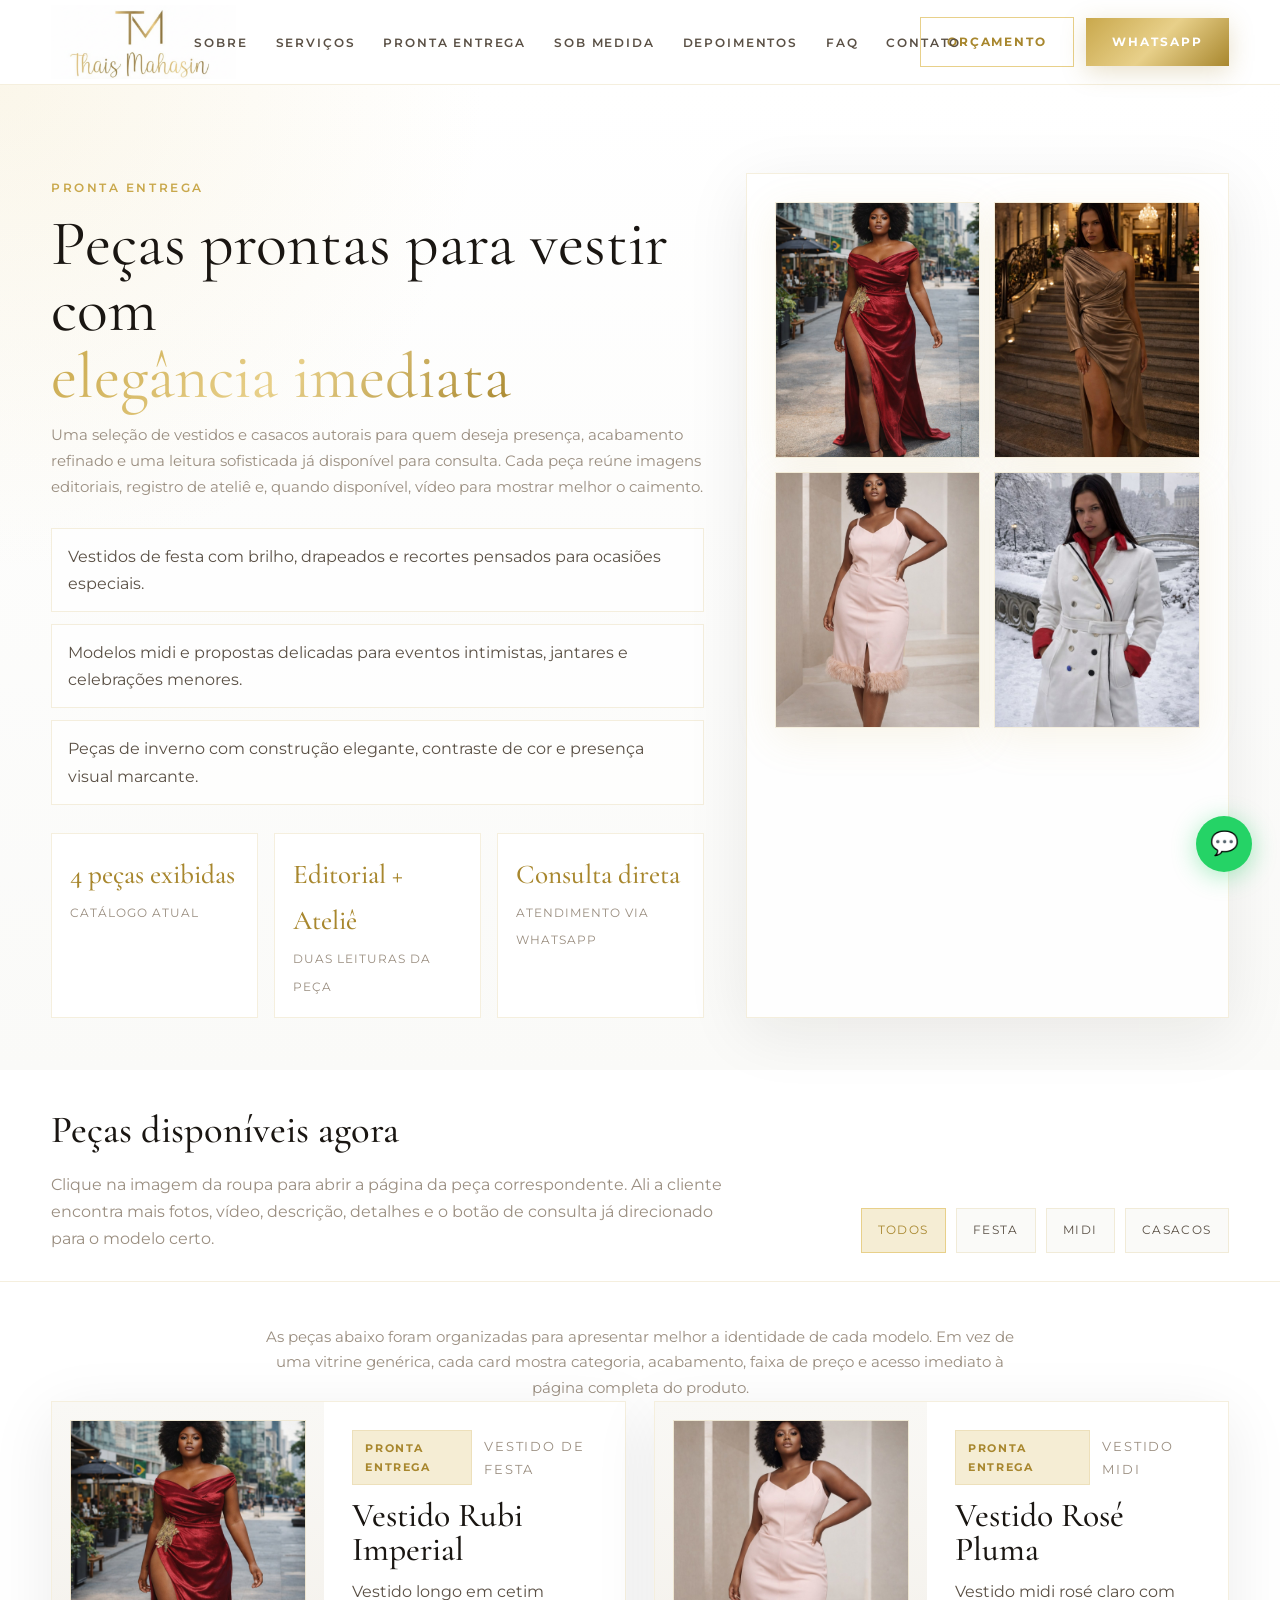
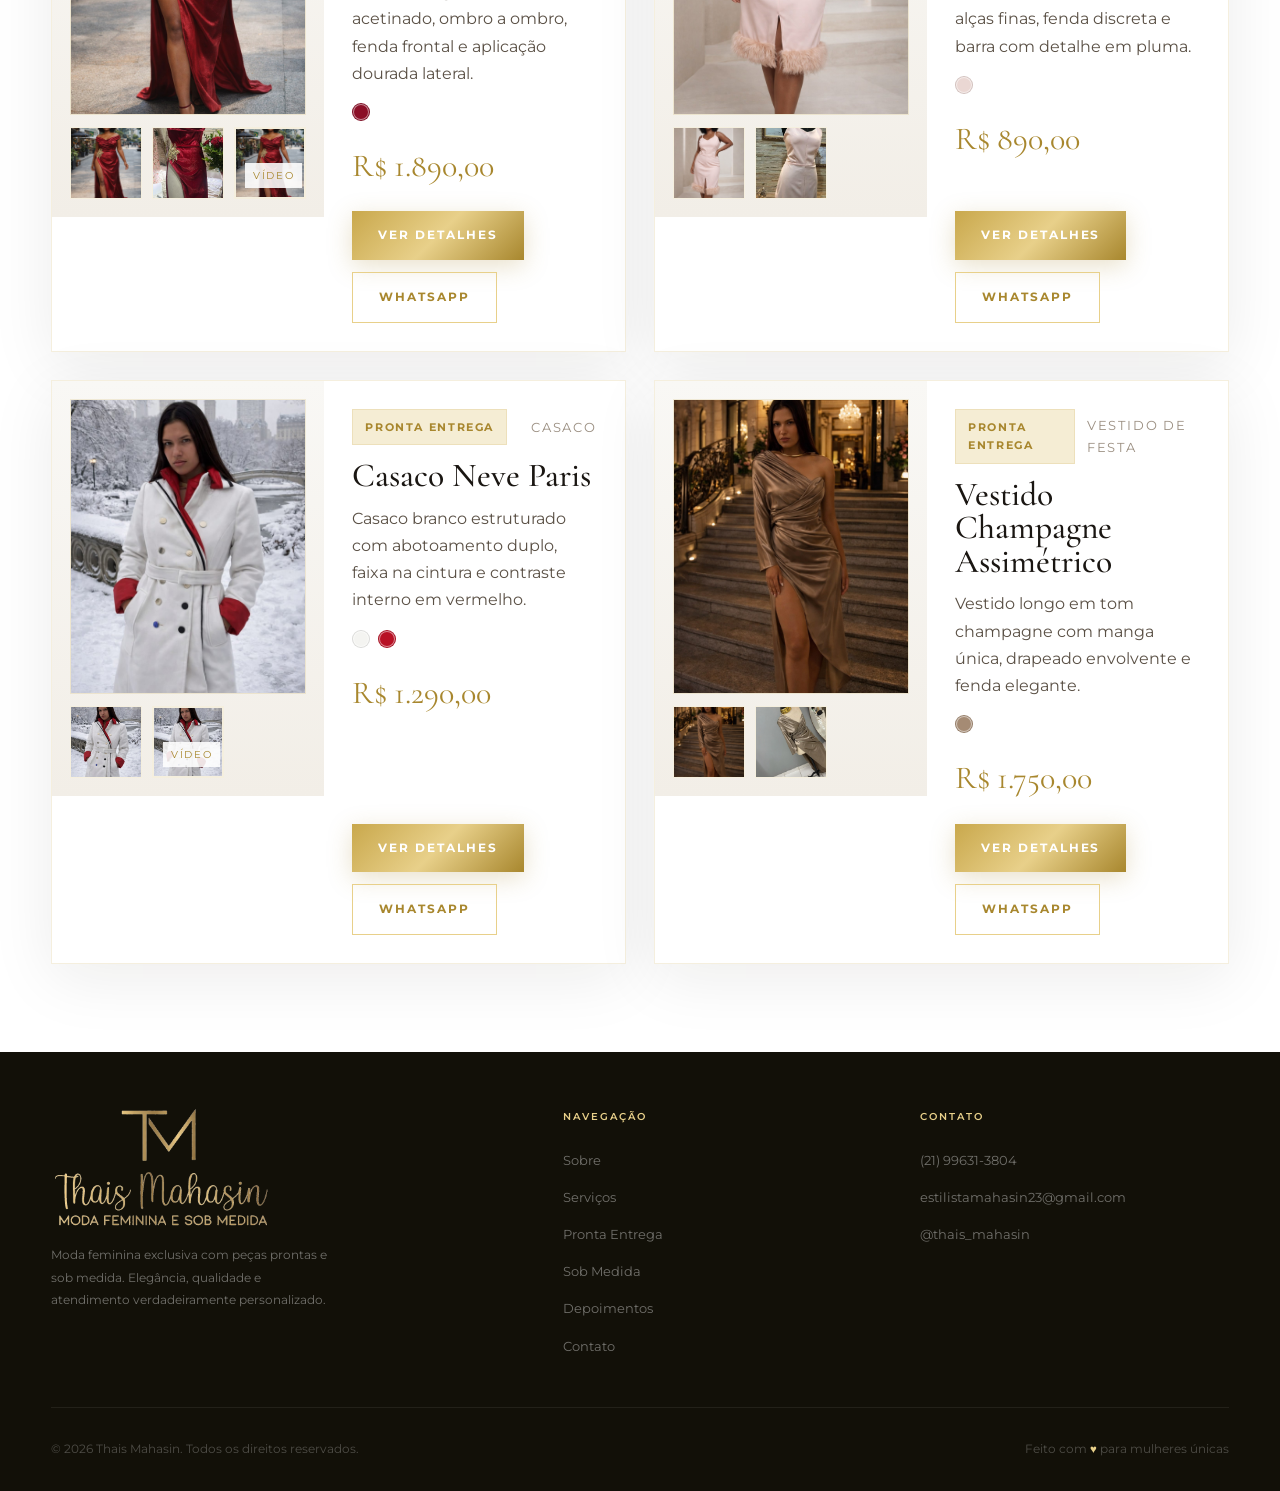
<file: pronta-entrega.html>
<!DOCTYPE html>
<html lang="pt-BR">
<head>
  <meta charset="UTF-8" />
  <meta name="viewport" content="width=device-width, initial-scale=1.0" />
  <title>Pronta Entrega | Thais Mahasin</title>
  <meta name="description" content="Peças em pronta entrega da Thais Mahasin com fotos, variações, vídeos e acesso direto aos detalhes de cada roupa." />
  <link rel="preconnect" href="https://fonts.googleapis.com" />
  <link rel="preconnect" href="https://fonts.gstatic.com" crossorigin />
  <link href="https://fonts.googleapis.com/css2?family=Cormorant+Garamond:wght@300;400;500;600&family=Montserrat:wght@300;400;500;600;700&display=swap" rel="stylesheet" />
  <link rel="stylesheet" href="assets/css/shop.css" />
</head>
<body>

<nav class="mobile-menu" id="mobileMenu" aria-label="Menu mobile">
  <button class="mobile-menu-close" onclick="closeMobileMenu()">✕</button>
  <a href="index.html#sobre" onclick="closeMobileMenu()">Sobre</a>
  <a href="pronta-entrega.html" onclick="closeMobileMenu()">Pronta Entrega</a>
  <a href="index.html#servicos" onclick="closeMobileMenu()">Serviços</a>
  <a href="index.html#sob-medida" onclick="closeMobileMenu()">Sob Medida</a>
  <a href="index.html#depoimentos" onclick="closeMobileMenu()">Depoimentos</a>
  <a href="index.html#faq" onclick="closeMobileMenu()">FAQ</a>
  <a href="index.html#contato" onclick="closeMobileMenu()">Contato</a>
  <a class="btn btn-wa" href="#" data-wa-link data-wa-text="Olá! Gostaria de atendimento." target="_blank" rel="noopener">
    <span>Fale Conosco</span>
  </a>
</nav>

<header class="topbar" id="topbar">
  <div class="container">
    <nav class="nav">
      <a href="index.html" class="nav-logo">
        <img src="assets/img/logo/logo.png" alt="Thais Mahasin" class="header-logo" />
      </a>

      <ul class="nav-links">
        <li><a href="index.html#sobre">Sobre</a></li>
        <li><a href="index.html#servicos">Serviços</a></li>
        <li><a href="pronta-entrega.html">Pronta Entrega</a></li>
        <li><a href="index.html#sob-medida">Sob Medida</a></li>
        <li><a href="index.html#depoimentos">Depoimentos</a></li>
        <li><a href="index.html#faq">FAQ</a></li>
        <li><a href="index.html#contato">Contato</a></li>
      </ul>

      <div class="nav-cta">
        <a class="btn btn-outline" href="index.html#contato"><span>Orçamento</span></a>
        <a class="btn btn-gold" href="#" data-wa-link data-wa-text="Olá! Gostaria de atendimento." target="_blank" rel="noopener">
          <span>WhatsApp</span>
        </a>
      </div>

      <button class="hamburger" onclick="openMobileMenu()" aria-label="Abrir menu">
        <span></span><span></span><span></span>
      </button>
    </nav>
  </div>
</header>

<main>
  <section class="page-hero">
    <div class="container hero-grid">
      <div>
        <span class="eyebrow">Pronta Entrega</span>
        <h1 class="section-title">Peças prontas para vestir com<br /><span class="gold-text">elegância imediata</span></h1>
        <p class="section-sub">Uma seleção de vestidos e casacos autorais para quem deseja presença, acabamento refinado e uma leitura sofisticada já disponível para consulta. Cada peça reúne imagens editoriais, registro de ateliê e, quando disponível, vídeo para mostrar melhor o caimento.</p>
        <ul class="hero-copy-list">
          <li>Vestidos de festa com brilho, drapeados e recortes pensados para ocasiões especiais.</li>
          <li>Modelos midi e propostas delicadas para eventos intimistas, jantares e celebrações menores.</li>
          <li>Peças de inverno com construção elegante, contraste de cor e presença visual marcante.</li>
        </ul>
        <div class="hero-stats">
          <div class="hero-stat">
            <strong id="catalogCount">4 peças exibidas</strong>
            <span>Catálogo atual</span>
          </div>
          <div class="hero-stat">
            <strong>Editorial + Ateliê</strong>
            <span>Duas leituras da peça</span>
          </div>
          <div class="hero-stat">
            <strong>Consulta direta</strong>
            <span>Atendimento via WhatsApp</span>
          </div>
        </div>
      </div>
      <div class="hero-card">
        <div class="hero-preview">
          <a class="preview-link" href="product.html?slug=vestido-rubi-imperial"><img src="assets/media/products/vestido-rubi-imperial/editorial.jpg" alt="Vestido Rubi Imperial" /></a>
          <a class="preview-link" href="product.html?slug=vestido-champagne-assimetrico"><img src="assets/media/products/vestido-champagne-assimetrico/editorial.jpg" alt="Vestido Champagne Assimétrico" /></a>
          <a class="preview-link" href="product.html?slug=vestido-rose-pluma"><img src="assets/media/products/vestido-rose-pluma/editorial.jpg" alt="Vestido Rosé Pluma" /></a>
          <a class="preview-link" href="product.html?slug=casaco-neve-paris"><img src="assets/media/products/casaco-neve-paris/editorial.jpg" alt="Casaco Neve Paris" /></a>
        </div>
      </div>
    </div>
  </section>

  <section class="toolbar">
    <div class="container toolbar-grid">
      <div class="toolbar-copy">
        <h2>Peças disponíveis agora</h2>
        <p>Clique na imagem da roupa para abrir a página da peça correspondente. Ali a cliente encontra mais fotos, vídeo, descrição, detalhes e o botão de consulta já direcionado para o modelo certo.</p>
      </div>
      <div class="filters">
        <button class="filter-chip is-active" data-filter="todos">Todos</button>
        <button class="filter-chip" data-filter="festa">Festa</button>
        <button class="filter-chip" data-filter="midi">Midi</button>
        <button class="filter-chip" data-filter="casacos">Casacos</button>
      </div>
    </div>
  </section>

  <section class="catalog-section">
    <div class="container">
      <p class="collection-copy">As peças abaixo foram organizadas para apresentar melhor a identidade de cada modelo. Em vez de uma vitrine genérica, cada card mostra categoria, acabamento, faixa de preço e acesso imediato à página completa do produto.</p>
      <div class="catalog-grid" id="catalogGrid"></div>
    </div>
  </section>
</main>

<div class="floating-wa">
  <a href="#" data-wa-link data-wa-text="Olá! Quero atendimento." target="_blank" rel="noopener" aria-label="WhatsApp">💬</a>
</div>

<footer class="footer">
  <div class="container">
    <div class="footer-grid">
      <div class="footer-brand">
        <img src="assets/img/logo/logo_footer.png" alt="Thais Mahasin" class="footer-logo" />
        <p>Moda feminina exclusiva com peças prontas e sob medida. Elegância, qualidade e atendimento verdadeiramente personalizado.</p>
      </div>

      <div class="footer-col">
        <h4>Navegação</h4>
        <ul>
          <li><a href="index.html#sobre">Sobre</a></li>
          <li><a href="index.html#servicos">Serviços</a></li>
          <li><a href="pronta-entrega.html">Pronta Entrega</a></li>
          <li><a href="index.html#sob-medida">Sob Medida</a></li>
          <li><a href="index.html#depoimentos">Depoimentos</a></li>
          <li><a href="index.html#contato">Contato</a></li>
        </ul>
      </div>

      <div class="footer-col">
        <h4>Contato</h4>
        <ul>
          <li><a href="#" data-wa-link data-wa-display target="_blank">(21) 99631-3804</a></li>
          <li><a href="#" data-email-link data-email-display>contato@thaismahasin.com.br</a></li>
          <li><a href="#" data-instagram-link data-instagram-display target="_blank">@thais_mahasin</a></li>
        </ul>
      </div>
    </div>

    <div class="footer-bottom">
      <p>© 2026 Thais Mahasin. Todos os direitos reservados.</p>
      <p>Feito com <span style="color:var(--gold-light)">♥</span> para mulheres únicas</p>
    </div>
  </div>
</footer>

<script src="assets/js/products.js"></script>
<script src="assets/js/catalog.js"></script>
</body>
</html>
</file>
<file: assets/css/shop.css>
body.menu-open { overflow: hidden; }
.topbar {
  position: sticky;
  top: 0; left: 0; right: 0;
  z-index: 999;
  background: rgba(255,255,255,.96);
  backdrop-filter: blur(20px);
  border-bottom: 1px solid var(--line);
  transition: all .35s ease;
}
.topbar.scrolled {
  box-shadow: 0 2px 40px rgba(26,22,18,0.07);
}
.nav {
  display: grid;
  grid-template-columns: auto 1fr auto;
  align-items: center;
  min-height: 84px;
  gap: 24px;
}
.nav-logo,
.brand {
  display: inline-flex;
  align-items: center;
}
.nav-logo img,
.header-logo,
.brand img {
  height: 74px;
  width: auto;
  max-width: 240px;
  object-fit: contain;
}
.nav-links {
  display: flex;
  justify-content: center;
  align-items: center;
  gap: 28px;
  list-style: none;
  min-width: 0;
  margin: 0;
  padding: 0;
}
.nav-links a {
  position: relative;
  font-size: .72rem;
  font-weight: 600;
  letter-spacing: .16em;
  text-transform: uppercase;
  color: var(--text-mid);
  white-space: nowrap;
  line-height: 1;
}
.nav-links a::after {
  content: '';
  position: absolute;
  left: 0; right: 0; bottom: -4px;
  height: 1px;
  background: var(--gold);
  transform: scaleX(0);
  transition: transform .25s ease;
}
.nav-links a:hover { color: var(--gold-dark); }
.nav-links a:hover::after { transform: scaleX(1); }
.nav-cta,
.header-actions {
  display: flex;
  align-items: center;
  gap: 12px;
}
.hamburger {
  display: none;
  flex-direction: column;
  gap: 5px;
  padding: 4px;
  background: none;
  border: none;
  cursor: pointer;
}
.hamburger span {
  width: 24px;
  height: 1.5px;
  background: var(--text);
  display: block;
}
.mobile-menu {
  display: none;
  position: fixed;
  inset: 0;
  background: rgba(255,255,255,.98);
  backdrop-filter: blur(20px);
  z-index: 1300;
  flex-direction: column;
  align-items: center;
  justify-content: center;
  gap: 30px;
  padding: 30px;
}
.mobile-menu.open { display: flex; }
.mobile-menu a {
  font-family: 'Cormorant Garamond', serif;
  font-size: 1.5rem;
  font-weight: 400;
  color: var(--text);
}
.mobile-menu-close {
  position: absolute;
  top: 24px;
  right: 24px;
  background: none;
  border: none;
  font-size: 1.6rem;
  cursor: pointer;
  color: var(--text-mid);
}
.btn-wa {
  background: #25D366;
  color: #fff;
  box-shadow: 0 4px 20px rgba(37,211,102,0.28);
}
.btn-wa:hover {
  background: #1ebe5a;
  transform: translateY(-2px);
}
.floating-wa {
  position: fixed;
  right: 28px;
  bottom: 28px;
  z-index: 1200;
}
.floating-wa a {
  width: 56px;
  height: 56px;
  background: #25D366;
  color: #fff;
  border-radius: 50%;
  display: grid;
  place-items: center;
  font-size: 1.45rem;
  box-shadow: 0 4px 24px rgba(37,211,102,.4);
  transition: .25s ease;
}
.floating-wa a:hover {
  transform: scale(1.08);
  box-shadow: 0 8px 32px rgba(37,211,102,.5);
}
.footer {
  background: #121008;
  color: rgba(255,255,255,0.6);
  padding: 56px 0 32px;
}
.footer-grid {
  display: grid;
  grid-template-columns: 1.5fr 1fr 1fr;
  gap: 48px;
  padding-bottom: 48px;
  border-bottom: 1px solid rgba(255,255,255,0.07);
  margin-bottom: 32px;
}
.footer-brand img,
.footer-logo {
  width: 220px;
  max-width: 100%;
  height: auto;
  margin-bottom: 16px;
  display: block;
  object-fit: contain;
}
.footer-brand p {
  font-size: .78rem;
  line-height: 1.8;
  max-width: 280px;
  color: rgba(255,255,255,.4);
}
.footer-col h4 {
  font-size: .65rem;
  font-weight: 600;
  letter-spacing: .2em;
  text-transform: uppercase;
  color: var(--gold-light);
  margin: 0 0 20px;
}
.footer-col ul {
  list-style: none;
  margin: 0;
  padding: 0;
  display: flex;
  flex-direction: column;
  gap: 10px;
}
.footer-col ul li a {
  font-size: .8rem;
  color: rgba(255,255,255,.4);
  transition: color .2s;
}
.footer-col ul li a:hover { color: var(--gold-light); }
.footer-bottom {
  display: flex;
  justify-content: space-between;
  align-items: center;
  gap: 16px;
  flex-wrap: wrap;
}
.footer-bottom p {
  margin: 0;
  font-size: .72rem;
  color: rgba(255,255,255,.25);
}


:root {
  --white: #ffffff;
  --off-white: #fafaf8;
  --cream: #f5f2ec;
  --gold: #c9a84c;
  --gold-light: #e8d08a;
  --gold-dark: #a8872e;
  --gold-pale: #f5edd4;
  --text: #1a1612;
  --text-mid: #5a5045;
  --text-muted: #9a8e80;
  --line: rgba(201,168,76,0.18);
  --line-strong: rgba(201,168,76,0.35);
  --shadow-gold: 0 10px 40px rgba(201,168,76,0.12);
  --shadow-soft: 0 14px 60px rgba(26,22,18,0.08);
  --maxw: 1280px;
}

*, *::before, *::after { box-sizing: border-box; }
html { scroll-behavior: smooth; }
body {
  margin: 0;
  font-family: 'Montserrat', sans-serif;
  color: var(--text);
  background: var(--white);
  line-height: 1.7;
}
img, video { max-width: 100%; display: block; }
a { color: inherit; text-decoration: none; }
button, input, select { font: inherit; }
.container { width: min(92%, var(--maxw)); margin: 0 auto; }
.gold-text {
  background: linear-gradient(135deg, #C9A84C 0%, #E8D08A 50%, #A8872E 100%);
  -webkit-background-clip: text;
  -webkit-text-fill-color: transparent;
  background-clip: text;
}
.eyebrow {
  display: inline-block;
  font-size: .72rem;
  text-transform: uppercase;
  letter-spacing: .22em;
  color: var(--gold);
  font-weight: 600;
  margin-bottom: 12px;
}
.section-title {
  font-family: 'Cormorant Garamond', serif;
  font-size: clamp(2.3rem, 5vw, 4.5rem);
  line-height: 1.04;
  font-weight: 400;
  margin: 0 0 12px;
}
.section-sub {
  margin: 0;
  color: var(--text-muted);
  font-size: .95rem;
  max-width: 700px;
}
.btn {
  display: inline-flex;
  align-items: center;
  justify-content: center;
  gap: 10px;
  padding: 14px 26px;
  border: none;
  cursor: pointer;
  transition: .25s ease;
  font-size: .76rem;
  font-weight: 700;
  letter-spacing: .16em;
  text-transform: uppercase;
}
.btn-gold {
  background: linear-gradient(135deg, #C9A84C, #E8D08A, #A8872E);
  color: #fff;
  box-shadow: 0 6px 24px rgba(168,135,46,.25);
}
.btn-gold:hover { transform: translateY(-2px); box-shadow: 0 10px 30px rgba(168,135,46,.32); }
.btn-outline {
  background: transparent;
  border: 1px solid var(--gold-light);
  color: var(--gold-dark);
}
.btn-outline:hover { background: var(--gold-pale); transform: translateY(-2px); }
.site-header {
  position: sticky; top: 0; z-index: 1000;
  background: rgba(255,255,255,.94);
  backdrop-filter: blur(18px);
  border-bottom: 1px solid var(--line);
}
.header-inner {
  min-height: 84px;
  display: flex;
  align-items: center;
  justify-content: space-between;
  gap: 20px;
}
.brand {
  display: inline-flex;
  align-items: center;
  gap: 18px;
}
.brand img { height: 72px; width: auto; }
.header-nav {
  display: flex;
  align-items: center;
  gap: 26px;
}
.header-nav a {
  font-size: .72rem;
  text-transform: uppercase;
  letter-spacing: .16em;
  color: var(--text-mid);
  font-weight: 600;
}
.header-nav a:hover { color: var(--gold-dark); }
.header-actions { display: flex; align-items: center; gap: 12px; }
.page-hero {
  padding: 88px 0 52px;
  background:
    radial-gradient(circle at top left, rgba(232,208,138,.18), transparent 30%),
    linear-gradient(180deg, #fff 0%, #fafaf8 100%);
}
.hero-grid {
  display: grid;
  grid-template-columns: 1.15fr .85fr;
  gap: 42px;
  align-items: center;
}
.hero-card {
  background: rgba(255,255,255,.82);
  border: 1px solid var(--line);
  box-shadow: var(--shadow-soft);
  padding: 28px;
}
.hero-stats {
  display: grid;
  grid-template-columns: repeat(3, 1fr);
  gap: 16px;
  margin-top: 28px;
}
.hero-stat {
  padding: 18px;
  border: 1px solid var(--line);
  background: var(--white);
}
.hero-stat strong {
  display: block;
  font-family: 'Cormorant Garamond', serif;
  font-size: 1.7rem;
  color: var(--gold-dark);
  font-weight: 500;
}
.hero-stat span {
  color: var(--text-muted);
  font-size: .78rem;
  letter-spacing: .08em;
  text-transform: uppercase;
}
.hero-preview {
  display: grid;
  grid-template-columns: 1fr 1fr;
  gap: 14px;
}
.hero-preview img {
  width: 100%;
  aspect-ratio: 4 / 5;
  object-fit: cover;
  border: 1px solid var(--line);
  box-shadow: var(--shadow-gold);
}
.toolbar {
  padding: 28px 0;
  border-bottom: 1px solid var(--line);
  background: var(--white);
}
.toolbar-grid {
  display: grid;
  grid-template-columns: 1.2fr .8fr;
  gap: 24px;
  align-items: end;
}
.toolbar h2 {
  margin: 0;
  font-family: 'Cormorant Garamond', serif;
  font-size: clamp(1.8rem, 3vw, 2.6rem);
  font-weight: 500;
}
.toolbar p { margin: 8px 0 0; color: var(--text-muted); }
.filters {
  display: flex;
  gap: 10px;
  flex-wrap: wrap;
  justify-content: flex-end;
}
.filter-chip {
  padding: 11px 16px;
  border: 1px solid var(--line);
  background: var(--off-white);
  cursor: pointer;
  font-size: .75rem;
  text-transform: uppercase;
  letter-spacing: .12em;
  color: var(--text-mid);
}
.filter-chip.is-active,
.filter-chip:hover { background: var(--gold-pale); border-color: var(--gold-light); color: var(--gold-dark); }
.catalog-section { padding: 42px 0 88px; }
.catalog-grid {
  display: grid;
  grid-template-columns: repeat(2, minmax(0, 1fr));
  gap: 28px;
}
.product-card {
  display: grid;
  grid-template-columns: .95fr 1.05fr;
  gap: 0;
  background: var(--white);
  border: 1px solid var(--line);
  box-shadow: var(--shadow-soft);
  overflow: hidden;
}
.product-card-media {
  background: linear-gradient(180deg, #f9f8f5, #f2eee7);
  padding: 18px;
  display: flex;
  flex-direction: column;
  gap: 12px;
}
.product-card-media .main-thumb {
  width: 100%;
  aspect-ratio: 4/5;
  object-fit: cover;
  border: 1px solid var(--line);
}
.product-thumb-row {
  display: grid;
  grid-template-columns: repeat(3, 1fr);
  gap: 10px;
}
.product-thumb-row img,
.product-thumb-row .video-thumb {
  width: 100%;
  aspect-ratio: 1/1;
  object-fit: cover;
  border: 1px solid var(--line);
  background: #fff;
}
.video-thumb {
  position: relative;
  display: grid;
  place-items: center;
  font-size: 1.8rem;
  color: var(--gold-dark);
  overflow: hidden;
}
.video-thumb::after {
  content: 'Vídeo';
  position: absolute;
  bottom: 10px;
  left: 10px;
  font-size: .62rem;
  letter-spacing: .16em;
  text-transform: uppercase;
  background: rgba(255,255,255,.88);
  padding: 4px 8px;
}
.product-card-body {
  padding: 28px;
  display: flex;
  flex-direction: column;
}
.product-meta {
  display: flex;
  align-items: center;
  justify-content: space-between;
  gap: 12px;
  margin-bottom: 14px;
}
.badge {
  display: inline-flex;
  align-items: center;
  gap: 8px;
  padding: 8px 12px;
  font-size: .68rem;
  font-weight: 700;
  letter-spacing: .15em;
  text-transform: uppercase;
  background: var(--gold-pale);
  color: var(--gold-dark);
  border: 1px solid var(--line);
}
.product-card h3 {
  font-family: 'Cormorant Garamond', serif;
  font-size: 2.1rem;
  line-height: 1;
  font-weight: 500;
  margin: 0 0 12px;
}
.product-card p { color: var(--text-mid); margin: 0 0 16px; }
.product-line { color: var(--text-muted); font-size: .82rem; text-transform: uppercase; letter-spacing: .14em; }
.price {
  font-family: 'Cormorant Garamond', serif;
  font-size: 2rem;
  color: var(--gold-dark);
  margin-bottom: 18px;
}
.swatches { display: flex; align-items: center; gap: 8px; margin-bottom: 18px; flex-wrap: wrap; }
.swatch {
  width: 18px; height: 18px; border-radius: 999px; border: 1px solid rgba(0,0,0,.1);
  box-shadow: inset 0 0 0 1px rgba(255,255,255,.5);
}
.card-actions { display: flex; gap: 12px; flex-wrap: wrap; margin-top: auto; }
.empty-state {
  padding: 48px 24px;
  border: 1px dashed var(--line-strong);
  text-align: center;
  color: var(--text-muted);
}
.editor-note {
  background: var(--off-white);
  border-top: 1px solid var(--line);
  border-bottom: 1px solid var(--line);
  padding: 24px 0;
}
.editor-note .wrap {
  display: grid;
  grid-template-columns: 1fr auto;
  gap: 20px;
  align-items: center;
}
.editor-note p { margin: 0; color: var(--text-mid); }
.editor-note code {
  background: #fff;
  border: 1px solid var(--line);
  padding: 4px 8px;
  font-family: ui-monospace, SFMono-Regular, Menlo, monospace;
  font-size: .84rem;
}
.site-footer {
  padding: 34px 0 44px;
  background: #191612;
  color: rgba(255,255,255,.84);
}
.site-footer-grid {
  display: grid;
  grid-template-columns: 1fr auto auto;
  gap: 24px;
  align-items: start;
}
.site-footer img { height: 72px; }
.site-footer p, .site-footer a { color: rgba(255,255,255,.76); }
.footer-title {
  color: #fff;
  text-transform: uppercase;
  font-size: .72rem;
  letter-spacing: .16em;
  margin-bottom: 10px;
}
.product-page {
  padding: 64px 0 88px;
  background: linear-gradient(180deg, #fff, #fafaf8);
}
.breadcrumbs {
  font-size: .78rem;
  text-transform: uppercase;
  letter-spacing: .14em;
  color: var(--text-muted);
  margin-bottom: 24px;
}
.breadcrumbs a:hover { color: var(--gold-dark); }
.product-layout {
  display: grid;
  grid-template-columns: 1.05fr .95fr;
  gap: 34px;
  align-items: start;
}
.gallery-panel {
  background: var(--white);
  border: 1px solid var(--line);
  box-shadow: var(--shadow-soft);
  padding: 20px;
}
.viewer {
  position: relative;
  background: linear-gradient(180deg, #f8f6f1, #f1ece3);
  min-height: 640px;
  display: grid;
  place-items: center;
  border: 1px solid var(--line);
}
.viewer img,
.viewer video {
  width: 100%;
  height: 100%;
  max-height: 760px;
  object-fit: contain;
}
.zoom-hint {
  position: absolute;
  right: 14px;
  bottom: 14px;
  padding: 8px 12px;
  background: rgba(255,255,255,.92);
  border: 1px solid var(--line);
  font-size: .68rem;
  letter-spacing: .14em;
  text-transform: uppercase;
  color: var(--gold-dark);
}
.gallery-thumbs {
  display: grid;
  grid-template-columns: repeat(4, 1fr);
  gap: 12px;
  margin-top: 16px;
}
.gallery-thumbs button {
  border: 1px solid var(--line);
  padding: 0;
  cursor: pointer;
  background: #fff;
}
.gallery-thumbs button.is-active { border-color: var(--gold-dark); box-shadow: inset 0 0 0 1px var(--gold-light); }
.gallery-thumbs img,
.gallery-thumbs .video-thumb {
  width: 100%; aspect-ratio: 1 / 1; object-fit: cover;
}
.info-panel {
  background: var(--white);
  border: 1px solid var(--line);
  box-shadow: var(--shadow-soft);
  padding: 30px;
  position: sticky;
  top: 110px;
}
.info-panel h1 {
  font-family: 'Cormorant Garamond', serif;
  font-size: clamp(2.6rem, 4vw, 4.2rem);
  line-height: .98;
  margin: 0 0 14px;
  font-weight: 500;
}
.info-panel .subtitle {
  color: var(--text-muted);
  text-transform: uppercase;
  letter-spacing: .14em;
  font-size: .8rem;
  margin-bottom: 16px;
}
.info-panel .description { color: var(--text-mid); margin-bottom: 22px; }
.info-grid {
  display: grid;
  grid-template-columns: repeat(2, minmax(0, 1fr));
  gap: 14px;
  margin: 24px 0;
}
.info-card {
  border: 1px solid var(--line);
  background: var(--off-white);
  padding: 16px;
}
.info-card strong {
  display: block;
  font-size: .68rem;
  text-transform: uppercase;
  letter-spacing: .16em;
  color: var(--gold-dark);
  margin-bottom: 8px;
}
.info-card span, .info-card li { color: var(--text-mid); font-size: .92rem; }
.highlights {
  list-style: none;
  padding: 0; margin: 0 0 26px;
  display: grid; gap: 10px;
}
.highlights li {
  padding: 12px 14px;
  border: 1px solid var(--line);
  background: var(--off-white);
}
.detail-video {
  margin-top: 28px;
  border-top: 1px solid var(--line);
  padding-top: 28px;
}
.detail-video h3, .related h3 {
  font-family: 'Cormorant Garamond', serif;
  font-size: 2rem;
  font-weight: 500;
  margin: 0 0 14px;
}
.detail-video video {
  width: 100%;
  border: 1px solid var(--line);
  box-shadow: var(--shadow-soft);
  background: #000;
}
.related {
  margin-top: 50px;
  padding-top: 40px;
  border-top: 1px solid var(--line);
}
.related-grid {
  display: grid;
  grid-template-columns: repeat(3, minmax(0, 1fr));
  gap: 18px;
}
.related-card {
  border: 1px solid var(--line);
  background: var(--white);
  overflow: hidden;
}
.related-card img {
  width: 100%;
  aspect-ratio: 4/5;
  object-fit: cover;
}
.related-card-body { padding: 16px; }
.related-card h4 {
  font-family: 'Cormorant Garamond', serif;
  font-size: 1.6rem;
  font-weight: 500;
  margin: 0 0 8px;
}
.lightbox {
  position: fixed;
  inset: 0;
  background: rgba(10, 10, 10, .82);
  display: none;
  align-items: center;
  justify-content: center;
  z-index: 1200;
  padding: 32px;
}
.lightbox.is-open { display: flex; }
.lightbox-content {
  position: relative;
  max-width: min(92vw, 1100px);
  max-height: 90vh;
}
.lightbox img {
  max-width: 100%;
  max-height: 90vh;
  object-fit: contain;
}
.lightbox-close,
.lightbox-prev,
.lightbox-next {
  position: absolute;
  border: none;
  cursor: pointer;
  background: rgba(255,255,255,.12);
  color: #fff;
  width: 46px;
  height: 46px;
  display: grid;
  place-items: center;
  font-size: 1.3rem;
}
.lightbox-close { top: 12px; right: 12px; }
.lightbox-prev { left: -58px; top: 50%; transform: translateY(-50%); }
.lightbox-next { right: -58px; top: 50%; transform: translateY(-50%); }
@media (max-width: 1100px) {
  .hero-grid, .product-layout, .toolbar-grid, .site-footer-grid { grid-template-columns: 1fr; }
  .filters { justify-content: flex-start; }
  .catalog-grid { grid-template-columns: 1fr; }
  .related-grid { grid-template-columns: repeat(2, minmax(0,1fr)); }
  .info-panel { position: static; }
}
@media (max-width: 820px) {
  .header-inner { min-height: 76px; flex-wrap: wrap; justify-content: center; padding: 12px 0; }
  .header-nav { width: 100%; justify-content: center; flex-wrap: wrap; gap: 16px; }
  .header-actions { width: 100%; justify-content: center; }
  .hero-preview { grid-template-columns: 1fr 1fr; }
  .hero-stats { grid-template-columns: 1fr; }
  .product-card { grid-template-columns: 1fr; }
  .gallery-thumbs { grid-template-columns: repeat(3, 1fr); }
  .viewer { min-height: 420px; }
  .info-grid, .related-grid, .site-footer-grid { grid-template-columns: 1fr; }
  .editor-note .wrap { grid-template-columns: 1fr; }
}
@media (max-width: 560px) {
  .page-hero { padding-top: 48px; }
  .hero-preview { grid-template-columns: 1fr; }
  .lightbox-prev { left: 8px; }
  .lightbox-next { right: 8px; }
  .lightbox-close { top: -54px; right: 0; }
}


.page-hero {
  padding: 88px 0 52px;
}
.page-hero .hero-card { height: 100%; }
.page-hero .hero-preview img { cursor: pointer; }
.hero-copy-list {
  margin: 28px 0 0;
  padding: 0;
  list-style: none;
  display: grid;
  gap: 12px;
}
.hero-copy-list li {
  background: rgba(255,255,255,.7);
  border: 1px solid var(--line);
  padding: 14px 16px;
  color: var(--text-mid);
}
.catalog-lead {
  margin-top: 18px;
  color: var(--text-mid);
}
.product-card-link,
.product-card-media-link,
.product-title-link,
.preview-link {
  text-decoration: none;
  color: inherit;
}
.product-card-media-link {
  display: flex;
  flex-direction: column;
  gap: 12px;
}
.product-title-link:hover h3,
.product-card-media-link:hover + .product-card-body h3,
.related-card a:hover h4 {
  color: var(--gold-dark);
}
.product-card-media-link .main-thumb,
.preview-link img {
  transition: transform .35s ease;
}
.product-card-media-link:hover .main-thumb,
.preview-link:hover img,
.related-card:hover img {
  transform: scale(1.03);
}
.toolbar .toolbar-copy p,
.collection-copy {
  color: var(--text-muted);
}
.collection-copy {
  max-width: 760px;
  margin: 0 auto 0;
  text-align: center;
  font-size: .95rem;
}
.product-intro {
  margin: 0 0 18px;
  color: var(--text-mid);
}
.hero-preview .preview-link {
  display: block;
  overflow: hidden;
  border: 1px solid var(--line);
  box-shadow: var(--shadow-gold);
}
.hero-preview .preview-link img {
  border: 0;
  box-shadow: none;
}
.product-story {
  margin-top: 20px;
  padding-top: 18px;
  border-top: 1px solid var(--line);
}
.product-story h3,
.related h3 {
  font-family: 'Cormorant Garamond', serif;
  font-size: 2rem;
  font-weight: 500;
  margin: 0 0 12px;
}
.product-story p {
  margin: 0;
  color: var(--text-mid);
}
.related-card a { display: block; }
.related-card .btn { display: inline-flex; }
.site-header, .site-footer, .header-inner, .header-nav, .footer-title { all: unset; }
@media (max-width: 1100px) {
  .footer-grid { grid-template-columns: 1fr 1fr; }
}
@media (max-width: 920px) {
  .nav-links, .nav-cta { display: none; }
  .hamburger { display: flex; justify-self: end; }
  .nav { grid-template-columns: auto 1fr auto; }
}
@media (max-width: 820px) {
  .footer-grid { grid-template-columns: 1fr; }
}
@media (max-width: 560px) {
  .floating-wa { right: 18px; bottom: 18px; }
}
</file>
